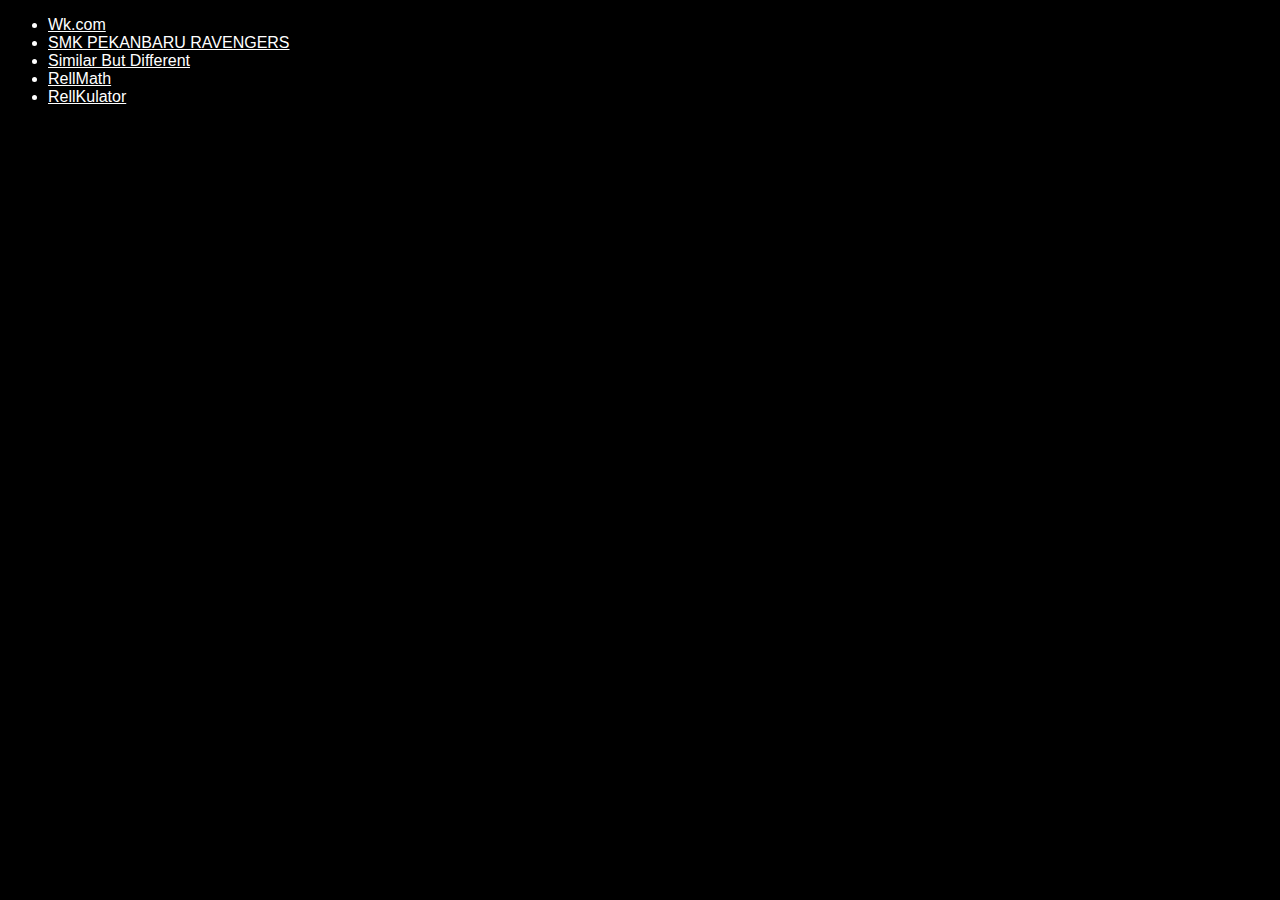
<file: index.html>
<!DOCTYPE html>
<html lang="en">
<head>
    <meta charset="UTF-8">
    <meta name="viewport" content="width=device-width, initial-scale=1.0">
    <title>Fern-Aerell Github Pages</title>
    <style>
        body {
            background-color: black;
            font-family: 'Segoe UI', Tahoma, Geneva, Verdana, sans-serif;
            color: white;
        }

        a {
            color: white;
        }
    </style>
</head>
<body>
    <ul>
        <li><a href="projects/wk/index.html">Wk.com</a></li>
        <li><a href="projects/smk_pr/index.html">SMK PEKANBARU RAVENGERS</a></li>
        <li><a href="projects/similar_but_different/index.html">Similar But Different</a></li>
        <li><a href="projects/rellmath/index.html">RellMath</a></li>
        <li><a href="projects/rellkulator/index.html">RellKulator</a></li>
    </ul>
</body>
</html>
</file>
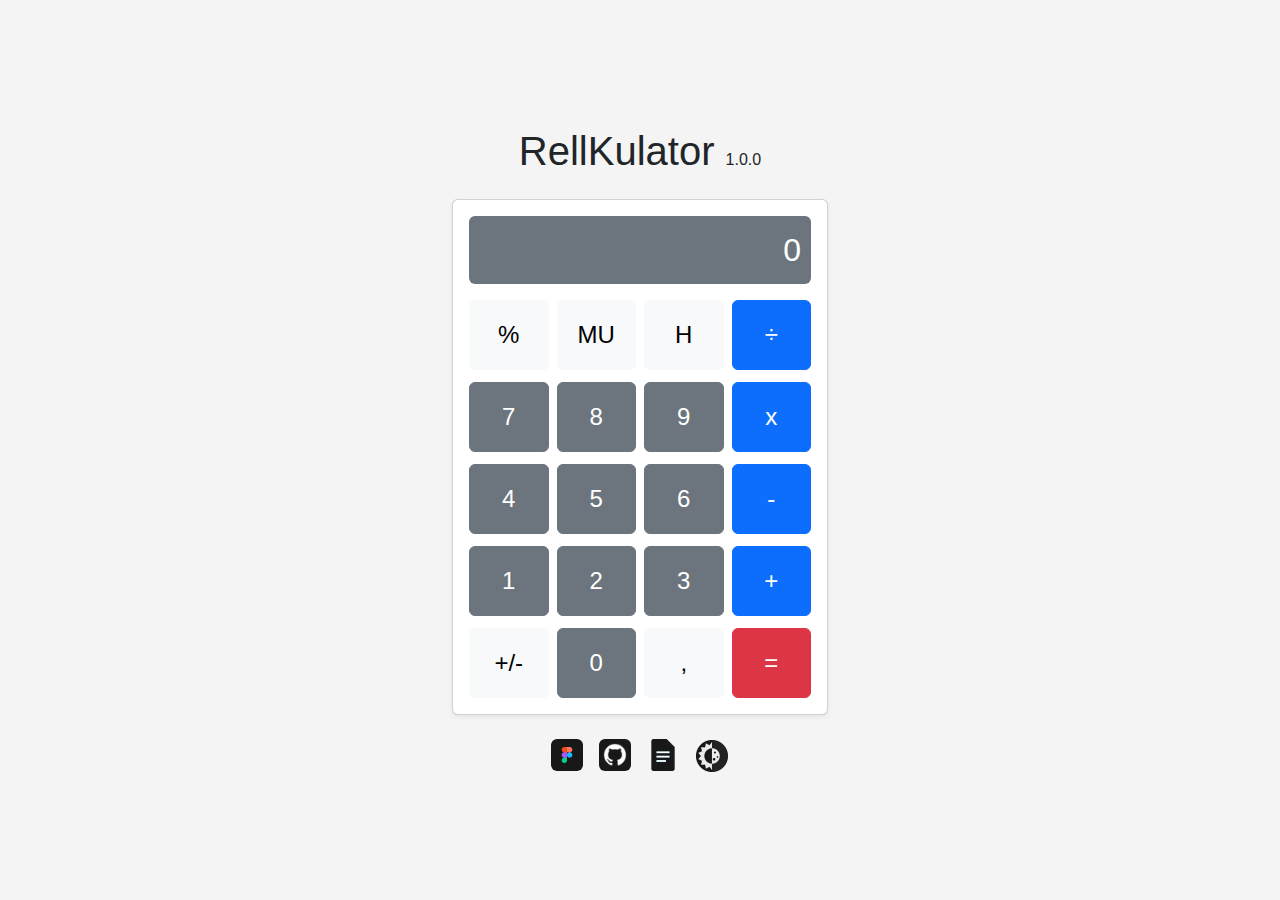
<file: projects/rellkulator/index.html>
<!DOCTYPE html>
<html lang="id">

<head>
    <meta charset="UTF-8">
    <meta name="viewport" content="width=device-width, initial-scale=1.0">

    <!-- Judul halaman -->
    <title>RellKulator</title>

    <!-- Deskripsi -->
    <meta name="description" content="Kalkulator sederhana dengan html, css, dan javascript.">

    <!-- Favicon -->
    <link rel="shortcut icon" href="favicon.ico" type="image/x-icon">

    <!-- Fonts -->
    <link rel="preconnect" href="https://fonts.cdnfonts.com" crossorigin="anonymous">
    <link rel="stylesheet" href="https://fonts.cdnfonts.com/css/inter">

    <!-- Bootstrap CSS-->
    <link href="https://cdn.jsdelivr.net/npm/bootstrap@5.3.3/dist/css/bootstrap.min.css" rel="stylesheet">
    <!-- CSS -->
    <link rel="stylesheet" href="css/style.min.css">

    <!-- Bootstrap JS-->
    <script src="https://cdn.jsdelivr.net/npm/bootstrap@5.3.3/dist/js/bootstrap.bundle.min.js" defer></script>
    <!-- Script utama untuk logika kalkulator -->
    <script src="js/script.min.js" defer></script>
</head>

<body>
    <div class="container">
        <div class="row justify-content-center">
            <div class="col-12 col-md-8 col-lg-6 calculator-container">

                <!-- Judul aplikasi -->
                <h1 class="text-center mb-4">RellKulator <span style="font-size: 1rem;">1.0.0</span></h1>

                <!-- Kalkulator -->
                <div class="card shadow-sm">
                    <div class="card-body">

                        <!-- Tampilan Output Kalkulator -->
                        <div id="output" class="display text-end mb-3">0</div>

                        <!-- Tombol-tombol kalkulator -->
                        <div class="row g-2">
                            <!-- Tombol untuk persentase -->
                            <div class="col-3">
                                <button class="btn btn-light btn-calculator" id="button_percen"
                                    title="Persen">%</button>
                            </div>
                            <!-- Tombol untuk mengatur ulang kalkulator -->
                            <div class="col-3">
                                <button class="btn btn-light btn-calculator" id="button_clear"
                                    title="Mengatur Ulang">MU</button>
                            </div>
                            <!-- Tombol untuk menghapus angka terakhir -->
                            <div class="col-3">
                                <button class="btn btn-light btn-calculator" id="button_delete" title="Hapus">H</button>
                            </div>
                            <!-- Tombol pembagian -->
                            <div class="col-3">
                                <button class="btn btn-primary btn-calculator" id="button_div" title="Bagi">÷</button>
                            </div>
                        </div>
                        <div class="row g-2 mt-1">
                            <!-- Tombol angka 7 -->
                            <div class="col-3">
                                <button class="btn btn-secondary btn-calculator" id="button_7" title="Tujuh">7</button>
                            </div>
                            <!-- Tombol angka 8 -->
                            <div class="col-3">
                                <button class="btn btn-secondary btn-calculator" id="button_8"
                                    title="Delapan">8</button>
                            </div>
                            <!-- Tombol angka 9 -->
                            <div class="col-3">
                                <button class="btn btn-secondary btn-calculator" id="button_9"
                                    title="Sembilan">9</button>
                            </div>
                            <!-- Tombol operator perkalian -->
                            <div class="col-3">
                                <button class="btn btn-primary btn-calculator" id="button_mul" title="Kali">x</button>
                            </div>
                        </div>
                        <div class="row g-2 mt-1">
                            <!-- Tombol angka 4 -->
                            <div class="col-3">
                                <button class="btn btn-secondary btn-calculator" id="button_4" title="Empat">4</button>
                            </div>
                            <!-- Tombol angka 5 -->
                            <div class="col-3">
                                <button class="btn btn-secondary btn-calculator" id="button_5" title="Lima">5</button>
                            </div>
                            <!-- Tombol angka 6 -->
                            <div class="col-3">
                                <button class="btn btn-secondary btn-calculator" id="button_6" title="Enam">6</button>
                            </div>
                            <!-- Tombol operator kurang -->
                            <div class="col-3">
                                <button class="btn btn-primary btn-calculator" id="button_sub" title="Kurang">-</button>
                            </div>
                        </div>
                        <div class="row g-2 mt-1">
                            <!-- Tombol angka 1 -->
                            <div class="col-3">
                                <button class="btn btn-secondary btn-calculator" id="button_1" title="Satu">1</button>
                            </div>
                            <!-- Tombol angka 2 -->
                            <div class="col-3">
                                <button class="btn btn-secondary btn-calculator" id="button_2" title="Dua">2</button>
                            </div>
                            <!-- Tombol angka 3 -->
                            <div class="col-3">
                                <button class="btn btn-secondary btn-calculator" id="button_3" title="Tiga">3</button>
                            </div>
                            <!-- Tombol operator tambah -->
                            <div class="col-3">
                                <button class="btn btn-primary btn-calculator" id="button_add" title="Tambah">+</button>
                            </div>
                        </div>
                        <div class="row g-2 mt-1">
                            <!-- Tombol untuk merubah bilangan ke positif atau negatif -->
                            <div class="col-3">
                                <button class="btn btn-light btn-calculator" id="button_positive_negative"
                                    title="Positif Atau Negatif">+/-</button>
                            </div>
                            <!-- Tombol angka 0 -->
                            <div class="col-3">
                                <button class="btn btn-secondary btn-calculator" id="button_0" title="Nol">0</button>
                            </div>
                            <!-- Tombol tanda koma -->
                            <div class="col-3">
                                <button class="btn btn-light btn-calculator" id="button_coma" title="Koma">,</button>
                            </div>
                            <!-- Tombol sama dengan -->
                            <div class="col-3">
                                <button class="btn btn-danger btn-calculator" id="button_equal"
                                    title="Sama Dengan">=</button>
                            </div>
                        </div>
                    </div>
                </div>

                <div class="d-flex justify-content-center gap-3">
                    <!-- Tautan ke desain Figma -->
                    <a class="d-flex justify-content-center" title="Figma Design" target="_blank"
                        href="https://www.figma.com/design/1hk4GEFzVSF9iMyoRFg7KT/RellKulator?node-id=0-1&t=SXYAZD0vbiCXD8DY-1">
                        <img class="rounded mt-4" height="32px" width="32px" id="figma_icon"
                            src="images/figma-icon-dark.webp" alt="figma-icon" loading="lazy">
                    </a>

                    <!-- Tautan ke repositori Github -->
                    <a class="d-flex justify-content-center" title="Github Repo" target="_blank"
                        href="https://github.com/Fern-Aerell/Rellkulator">
                        <img class="rounded mt-4" height="32px" width="32px" id="github_icon"
                            src="images/github-icon-dark.webp" alt="github-icon" loading="lazy">
                    </a>

                    <!-- Tautan ke manual book -->
                    <a class="d-flex justify-content-center" title="Manual Book" target="_blank"
                        href="https://github.com/Fern-Aerell/Rellkulator/blob/main/docs/manual_book.md">
                        <img class="rounded mt-4" height="32px" width="32px" id="manual_book_icon"
                            src="images/manual-book-icon-dark.webp" alt="manual-book-icon" loading="lazy">
                    </a>

                    <!-- Tombol untuk mengganti tema -->
                    <button class="btn m-0 p-0 rounded mt-4" id="toggle_theme">
                        <img height="32px" width="32px" id="toggle_theme_icon"
                            src="images/dark-light-mode-button-icon-dark.webp" alt="dark-light-mode-button-icon"
                            loading="lazy">
                    </button>
                </div>
            </div>
        </div>
    </div>
</body>

</html>
</file>
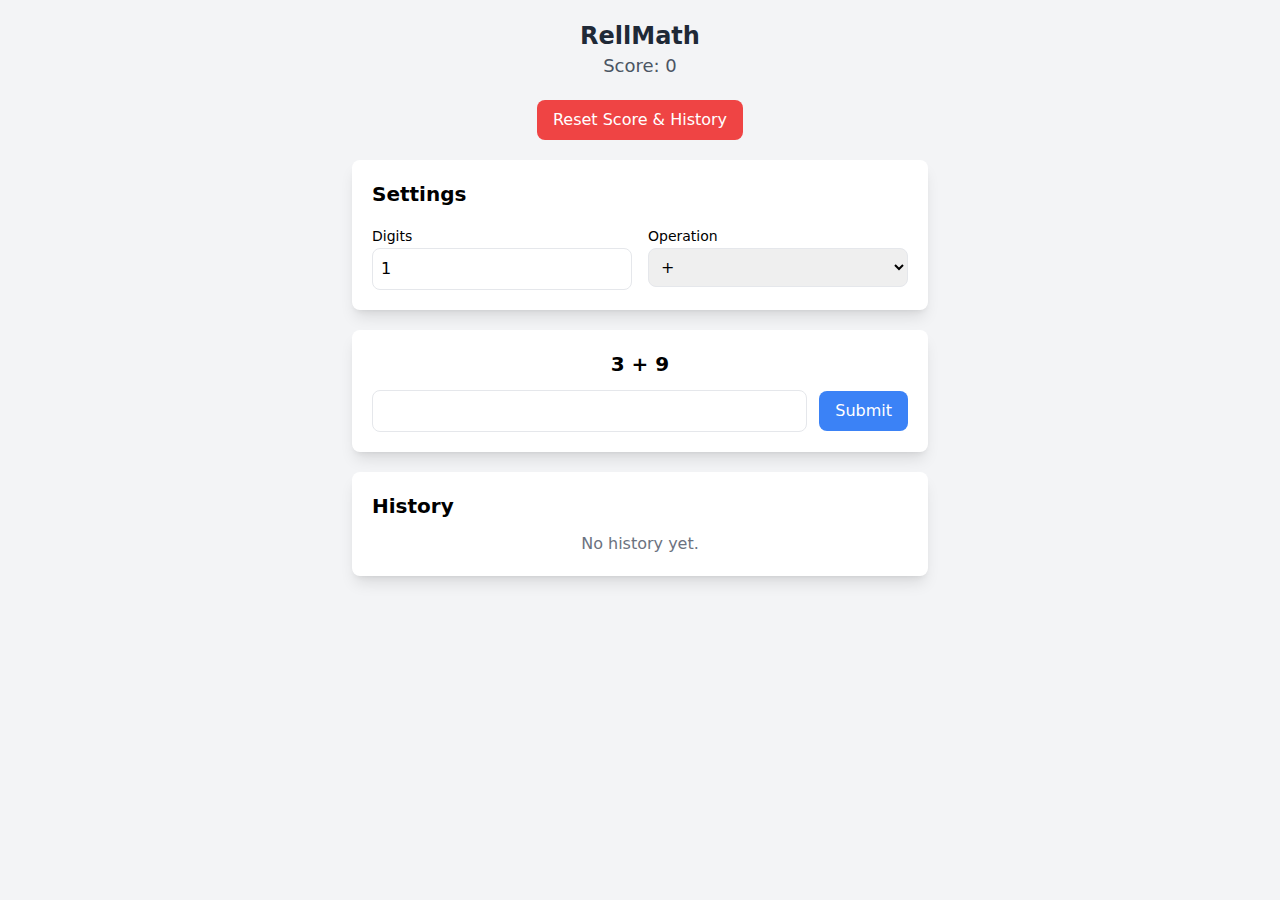
<file: projects/RellMath/index.html>
<!doctype html>
<html lang="en">
  <head>
    <meta charset="UTF-8" />
    <meta name="viewport" content="width=device-width, initial-scale=1.0" />
    <title>RellMath</title>
    <script type="module" crossorigin src="assets/index-B6QmooPr.js"></script>
    <link rel="stylesheet" crossorigin href="assets/index-BZE-mEYB.css">
  </head>
  <body>
    <div id="root"></div>
  </body>
</html>
</file>
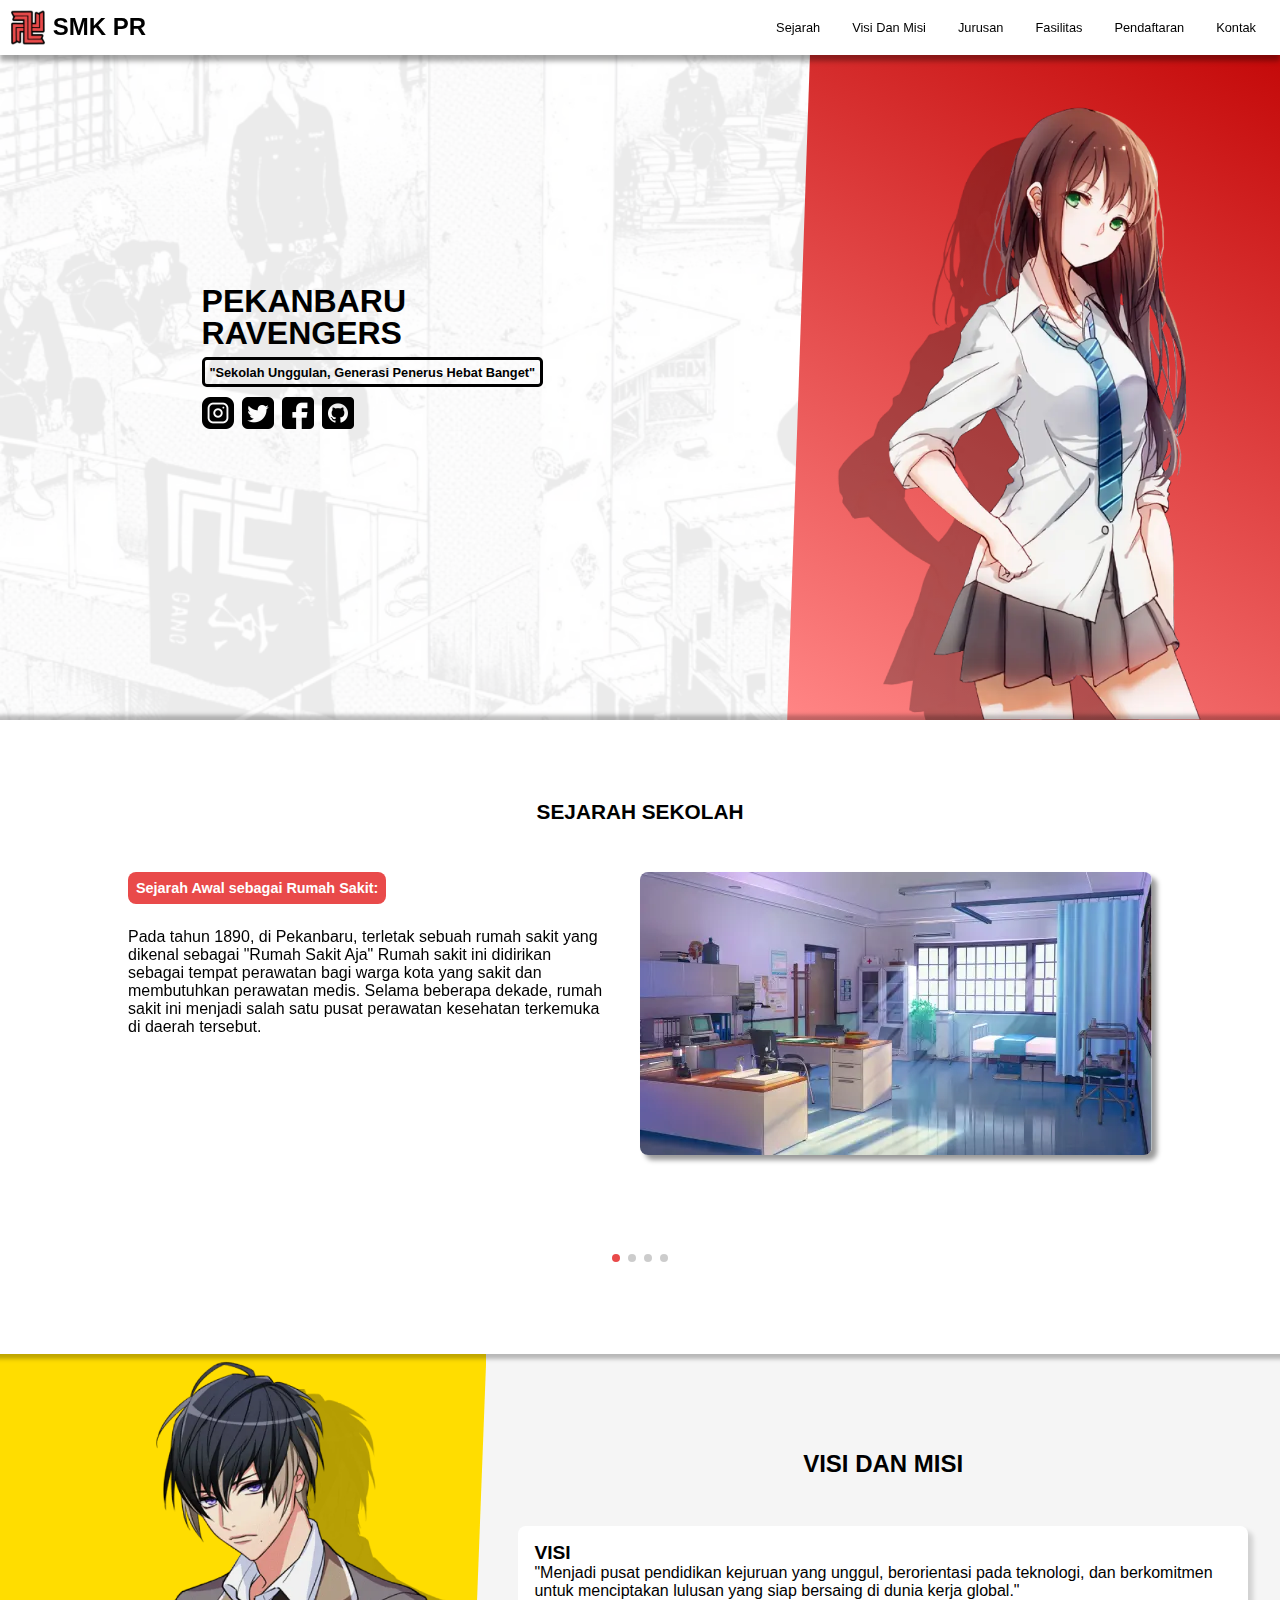
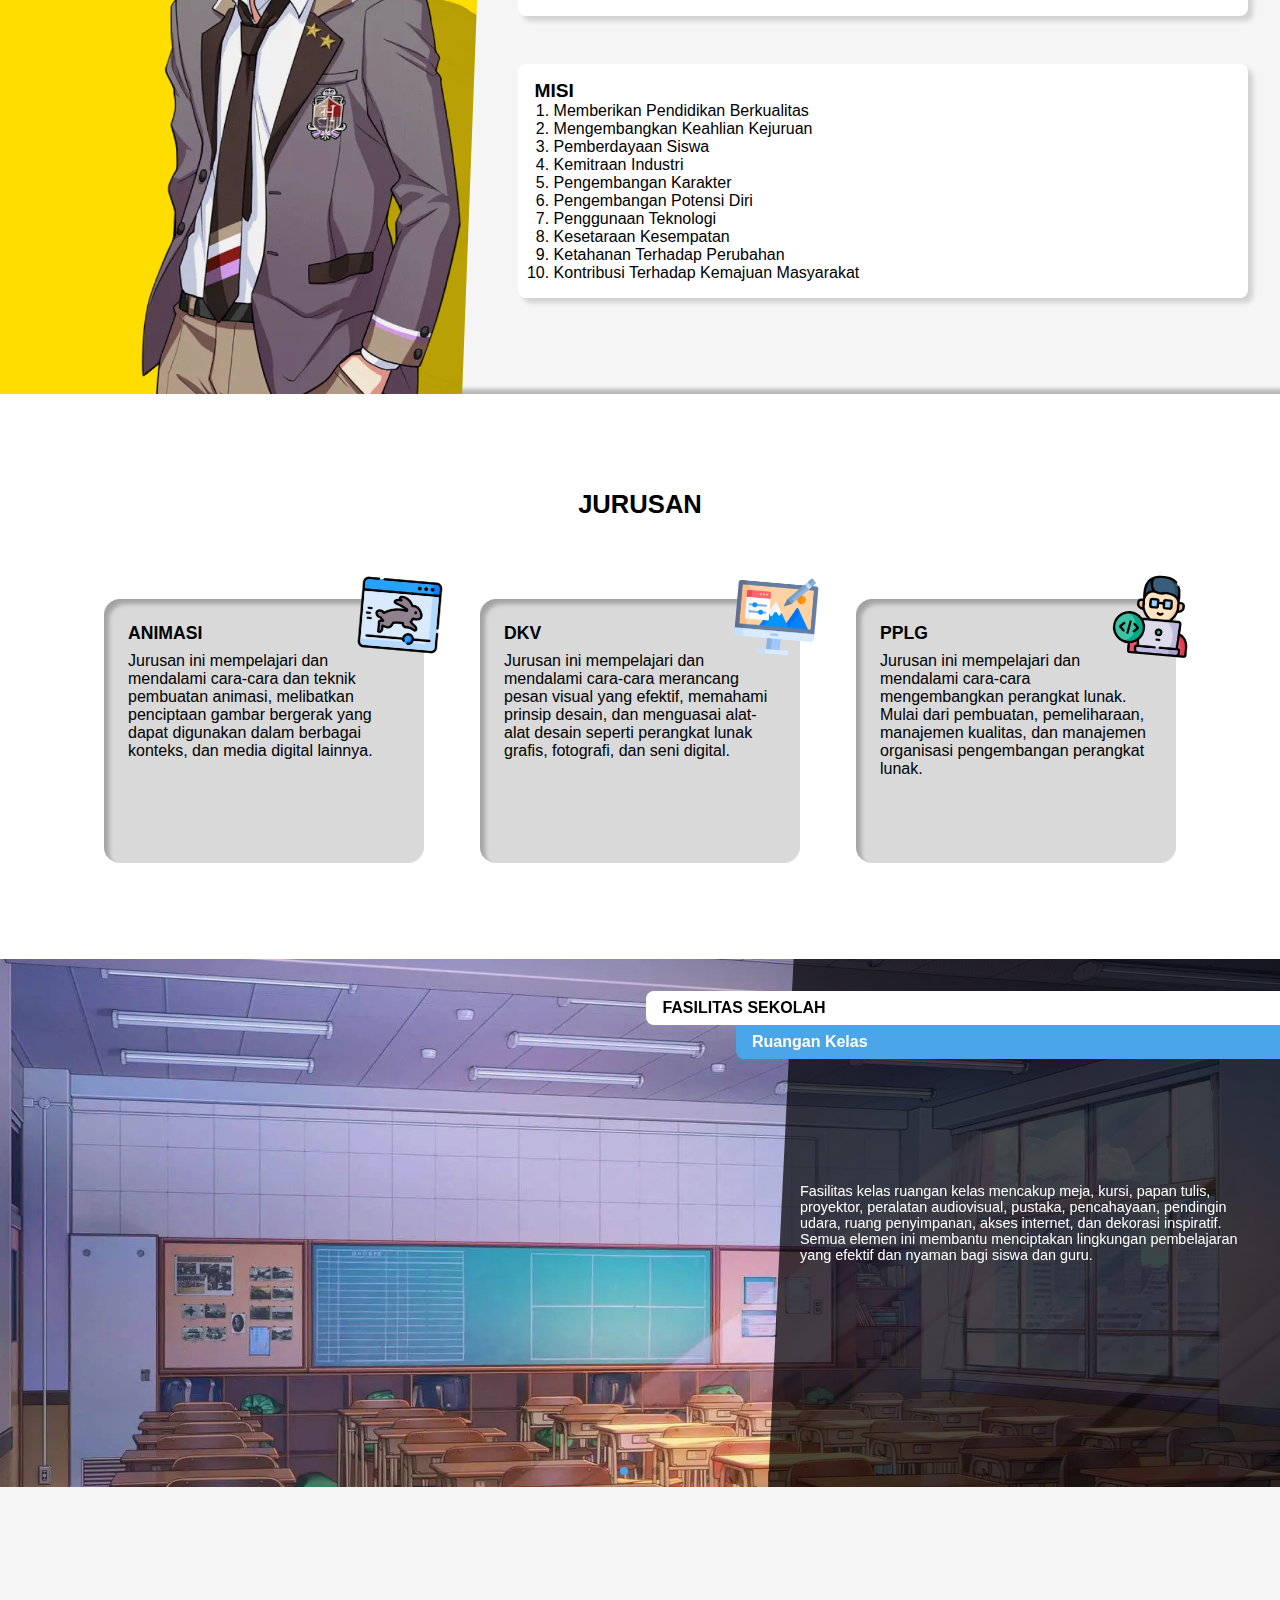
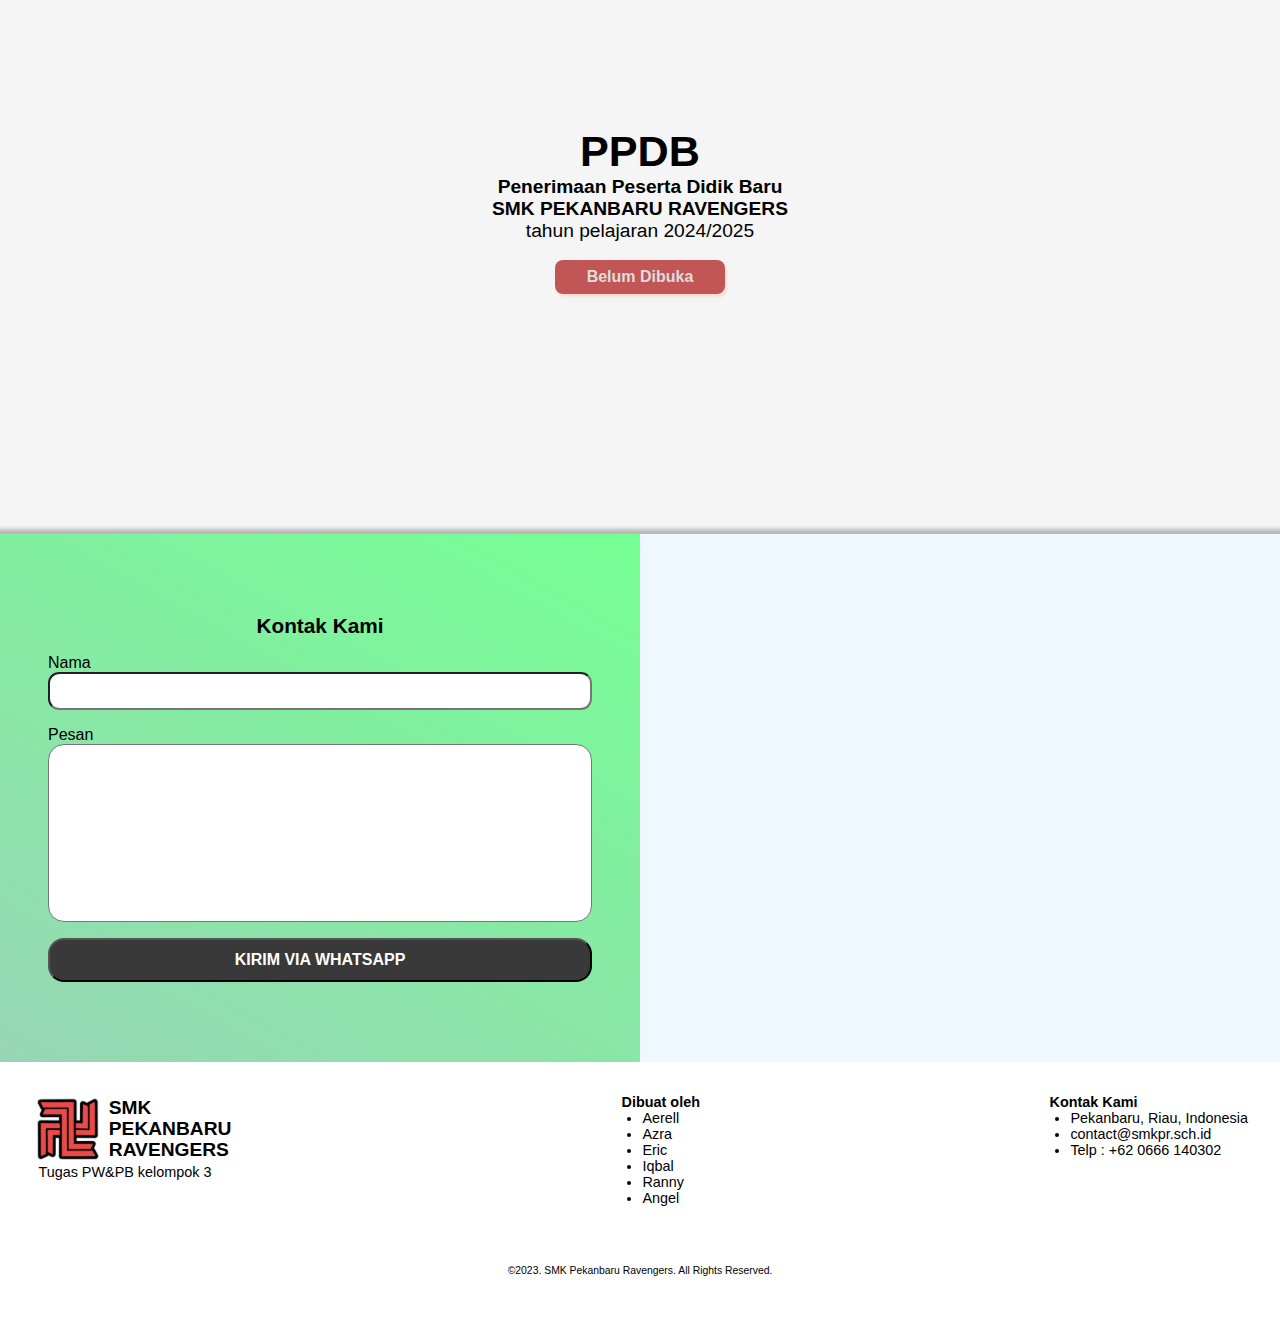
<file: projects/smk_pr/index.html>
<!DOCTYPE html>
<html lang="id">
  <head>
    <meta charset="UTF-8">
    <link rel="icon" href="./assets/images/svg/logo.svg">
    <meta name="viewport" content="width=device-width, initial-scale=1.0">
    <meta name="description" content="Website sekolah SMK Pekanbaru Ravengers">
    <title>SMK PEKANBARU RAVENGERS</title>
    
    <script type="module" crossorigin src="./javascripts/index.js"></script>
    <link rel="stylesheet" href="./assets/css/index.css">
  </head>
  <body>
    <div id="app"></div>
    
  </body>
</html>
</file>
<file: projects/RellMath/assets/index-BZE-mEYB.css>
*,:before,:after{--tw-border-spacing-x: 0;--tw-border-spacing-y: 0;--tw-translate-x: 0;--tw-translate-y: 0;--tw-rotate: 0;--tw-skew-x: 0;--tw-skew-y: 0;--tw-scale-x: 1;--tw-scale-y: 1;--tw-pan-x: ;--tw-pan-y: ;--tw-pinch-zoom: ;--tw-scroll-snap-strictness: proximity;--tw-gradient-from-position: ;--tw-gradient-via-position: ;--tw-gradient-to-position: ;--tw-ordinal: ;--tw-slashed-zero: ;--tw-numeric-figure: ;--tw-numeric-spacing: ;--tw-numeric-fraction: ;--tw-ring-inset: ;--tw-ring-offset-width: 0px;--tw-ring-offset-color: #fff;--tw-ring-color: rgb(59 130 246 / .5);--tw-ring-offset-shadow: 0 0 #0000;--tw-ring-shadow: 0 0 #0000;--tw-shadow: 0 0 #0000;--tw-shadow-colored: 0 0 #0000;--tw-blur: ;--tw-brightness: ;--tw-contrast: ;--tw-grayscale: ;--tw-hue-rotate: ;--tw-invert: ;--tw-saturate: ;--tw-sepia: ;--tw-drop-shadow: ;--tw-backdrop-blur: ;--tw-backdrop-brightness: ;--tw-backdrop-contrast: ;--tw-backdrop-grayscale: ;--tw-backdrop-hue-rotate: ;--tw-backdrop-invert: ;--tw-backdrop-opacity: ;--tw-backdrop-saturate: ;--tw-backdrop-sepia: ;--tw-contain-size: ;--tw-contain-layout: ;--tw-contain-paint: ;--tw-contain-style: }::backdrop{--tw-border-spacing-x: 0;--tw-border-spacing-y: 0;--tw-translate-x: 0;--tw-translate-y: 0;--tw-rotate: 0;--tw-skew-x: 0;--tw-skew-y: 0;--tw-scale-x: 1;--tw-scale-y: 1;--tw-pan-x: ;--tw-pan-y: ;--tw-pinch-zoom: ;--tw-scroll-snap-strictness: proximity;--tw-gradient-from-position: ;--tw-gradient-via-position: ;--tw-gradient-to-position: ;--tw-ordinal: ;--tw-slashed-zero: ;--tw-numeric-figure: ;--tw-numeric-spacing: ;--tw-numeric-fraction: ;--tw-ring-inset: ;--tw-ring-offset-width: 0px;--tw-ring-offset-color: #fff;--tw-ring-color: rgb(59 130 246 / .5);--tw-ring-offset-shadow: 0 0 #0000;--tw-ring-shadow: 0 0 #0000;--tw-shadow: 0 0 #0000;--tw-shadow-colored: 0 0 #0000;--tw-blur: ;--tw-brightness: ;--tw-contrast: ;--tw-grayscale: ;--tw-hue-rotate: ;--tw-invert: ;--tw-saturate: ;--tw-sepia: ;--tw-drop-shadow: ;--tw-backdrop-blur: ;--tw-backdrop-brightness: ;--tw-backdrop-contrast: ;--tw-backdrop-grayscale: ;--tw-backdrop-hue-rotate: ;--tw-backdrop-invert: ;--tw-backdrop-opacity: ;--tw-backdrop-saturate: ;--tw-backdrop-sepia: ;--tw-contain-size: ;--tw-contain-layout: ;--tw-contain-paint: ;--tw-contain-style: }*,:before,:after{box-sizing:border-box;border-width:0;border-style:solid;border-color:#e5e7eb}:before,:after{--tw-content: ""}html,:host{line-height:1.5;-webkit-text-size-adjust:100%;-moz-tab-size:4;-o-tab-size:4;tab-size:4;font-family:ui-sans-serif,system-ui,sans-serif,"Apple Color Emoji","Segoe UI Emoji",Segoe UI Symbol,"Noto Color Emoji";font-feature-settings:normal;font-variation-settings:normal;-webkit-tap-highlight-color:transparent}body{margin:0;line-height:inherit}hr{height:0;color:inherit;border-top-width:1px}abbr:where([title]){-webkit-text-decoration:underline dotted;text-decoration:underline dotted}h1,h2,h3,h4,h5,h6{font-size:inherit;font-weight:inherit}a{color:inherit;text-decoration:inherit}b,strong{font-weight:bolder}code,kbd,samp,pre{font-family:ui-monospace,SFMono-Regular,Menlo,Monaco,Consolas,Liberation Mono,Courier New,monospace;font-feature-settings:normal;font-variation-settings:normal;font-size:1em}small{font-size:80%}sub,sup{font-size:75%;line-height:0;position:relative;vertical-align:baseline}sub{bottom:-.25em}sup{top:-.5em}table{text-indent:0;border-color:inherit;border-collapse:collapse}button,input,optgroup,select,textarea{font-family:inherit;font-feature-settings:inherit;font-variation-settings:inherit;font-size:100%;font-weight:inherit;line-height:inherit;letter-spacing:inherit;color:inherit;margin:0;padding:0}button,select{text-transform:none}button,input:where([type=button]),input:where([type=reset]),input:where([type=submit]){-webkit-appearance:button;background-color:transparent;background-image:none}:-moz-focusring{outline:auto}:-moz-ui-invalid{box-shadow:none}progress{vertical-align:baseline}::-webkit-inner-spin-button,::-webkit-outer-spin-button{height:auto}[type=search]{-webkit-appearance:textfield;outline-offset:-2px}::-webkit-search-decoration{-webkit-appearance:none}::-webkit-file-upload-button{-webkit-appearance:button;font:inherit}summary{display:list-item}blockquote,dl,dd,h1,h2,h3,h4,h5,h6,hr,figure,p,pre{margin:0}fieldset{margin:0;padding:0}legend{padding:0}ol,ul,menu{list-style:none;margin:0;padding:0}dialog{padding:0}textarea{resize:vertical}input::-moz-placeholder,textarea::-moz-placeholder{opacity:1;color:#9ca3af}input::placeholder,textarea::placeholder{opacity:1;color:#9ca3af}button,[role=button]{cursor:pointer}:disabled{cursor:default}img,svg,video,canvas,audio,iframe,embed,object{display:block;vertical-align:middle}img,video{max-width:100%;height:auto}[hidden]:where(:not([hidden=until-found])){display:none}.mb-3{margin-bottom:.75rem}.mb-4{margin-bottom:1rem}.mb-5{margin-bottom:1.25rem}.flex{display:flex}.grid{display:grid}.min-h-screen{min-height:100vh}.w-full{width:100%}.max-w-lg{max-width:32rem}.flex-1{flex:1 1 0%}.grid-cols-1{grid-template-columns:repeat(1,minmax(0,1fr))}.flex-col{flex-direction:column}.items-center{align-items:center}.justify-between{justify-content:space-between}.gap-2{gap:.5rem}.gap-3{gap:.75rem}.gap-4{gap:1rem}.overflow-y-auto{overflow-y:auto}.rounded-lg{border-radius:.5rem}.border{border-width:1px}.bg-blue-500{--tw-bg-opacity: 1;background-color:rgb(59 130 246 / var(--tw-bg-opacity, 1))}.bg-gray-100{--tw-bg-opacity: 1;background-color:rgb(243 244 246 / var(--tw-bg-opacity, 1))}.bg-green-100{--tw-bg-opacity: 1;background-color:rgb(220 252 231 / var(--tw-bg-opacity, 1))}.bg-red-100{--tw-bg-opacity: 1;background-color:rgb(254 226 226 / var(--tw-bg-opacity, 1))}.bg-red-500{--tw-bg-opacity: 1;background-color:rgb(239 68 68 / var(--tw-bg-opacity, 1))}.bg-white{--tw-bg-opacity: 1;background-color:rgb(255 255 255 / var(--tw-bg-opacity, 1))}.p-2{padding:.5rem}.p-3{padding:.75rem}.p-5{padding:1.25rem}.px-4{padding-left:1rem;padding-right:1rem}.py-2{padding-top:.5rem;padding-bottom:.5rem}.text-center{text-align:center}.text-2xl{font-size:1.5rem;line-height:2rem}.text-lg{font-size:1.125rem;line-height:1.75rem}.text-sm{font-size:.875rem;line-height:1.25rem}.text-xl{font-size:1.25rem;line-height:1.75rem}.font-bold{font-weight:700}.font-medium{font-weight:500}.text-gray-500{--tw-text-opacity: 1;color:rgb(107 114 128 / var(--tw-text-opacity, 1))}.text-gray-600{--tw-text-opacity: 1;color:rgb(75 85 99 / var(--tw-text-opacity, 1))}.text-gray-800{--tw-text-opacity: 1;color:rgb(31 41 55 / var(--tw-text-opacity, 1))}.text-green-700{--tw-text-opacity: 1;color:rgb(21 128 61 / var(--tw-text-opacity, 1))}.text-red-700{--tw-text-opacity: 1;color:rgb(185 28 28 / var(--tw-text-opacity, 1))}.text-white{--tw-text-opacity: 1;color:rgb(255 255 255 / var(--tw-text-opacity, 1))}.shadow-lg{--tw-shadow: 0 10px 15px -3px rgb(0 0 0 / .1), 0 4px 6px -4px rgb(0 0 0 / .1);--tw-shadow-colored: 0 10px 15px -3px var(--tw-shadow-color), 0 4px 6px -4px var(--tw-shadow-color);box-shadow:var(--tw-ring-offset-shadow, 0 0 #0000),var(--tw-ring-shadow, 0 0 #0000),var(--tw-shadow)}.hover\:bg-blue-600:hover{--tw-bg-opacity: 1;background-color:rgb(37 99 235 / var(--tw-bg-opacity, 1))}.hover\:bg-red-600:hover{--tw-bg-opacity: 1;background-color:rgb(220 38 38 / var(--tw-bg-opacity, 1))}.focus\:outline-blue-500:focus{outline-color:#3b82f6}@media (min-width: 640px){.sm\:w-auto{width:auto}.sm\:grid-cols-2{grid-template-columns:repeat(2,minmax(0,1fr))}.sm\:flex-row{flex-direction:row}.sm\:text-base{font-size:1rem;line-height:1.5rem}}@media (min-width: 768px){.md\:max-w-xl{max-width:36rem}}
</file>
<file: projects/smk_pr/assets/css/index.css>
@charset "UTF-8";@import"https://fonts.cdnfonts.com/css/inter";@import"https://fonts.cdnfonts.com/css/poppins";html{scroll-behavior:smooth}body{margin:0;padding:0;font-family:Poppins,sans-serif}/*!
* animate.css - https://animate.style/
* Version - 4.1.1
* Licensed under the MIT license - http://opensource.org/licenses/MIT
*
* Copyright (c) 2020 Animate.css
*/:root{--animate-duration: 1s;--animate-delay: 1s;--animate-repeat: 1}.animate__animated{-webkit-animation-duration:1s;animation-duration:1s;-webkit-animation-duration:var(--animate-duration);animation-duration:var(--animate-duration);-webkit-animation-fill-mode:both;animation-fill-mode:both}.animate__animated.animate__infinite{-webkit-animation-iteration-count:infinite;animation-iteration-count:infinite}.animate__animated.animate__repeat-1{-webkit-animation-iteration-count:1;animation-iteration-count:1;-webkit-animation-iteration-count:var(--animate-repeat);animation-iteration-count:var(--animate-repeat)}.animate__animated.animate__repeat-2{-webkit-animation-iteration-count:2;animation-iteration-count:2;-webkit-animation-iteration-count:calc(var(--animate-repeat) * 2);animation-iteration-count:calc(var(--animate-repeat) * 2)}.animate__animated.animate__repeat-3{-webkit-animation-iteration-count:3;animation-iteration-count:3;-webkit-animation-iteration-count:calc(var(--animate-repeat) * 3);animation-iteration-count:calc(var(--animate-repeat) * 3)}.animate__animated.animate__delay-1s{-webkit-animation-delay:1s;animation-delay:1s;-webkit-animation-delay:var(--animate-delay);animation-delay:var(--animate-delay)}.animate__animated.animate__delay-2s{-webkit-animation-delay:2s;animation-delay:2s;-webkit-animation-delay:calc(var(--animate-delay) * 2);animation-delay:calc(var(--animate-delay) * 2)}.animate__animated.animate__delay-3s{-webkit-animation-delay:3s;animation-delay:3s;-webkit-animation-delay:calc(var(--animate-delay) * 3);animation-delay:calc(var(--animate-delay) * 3)}.animate__animated.animate__delay-4s{-webkit-animation-delay:4s;animation-delay:4s;-webkit-animation-delay:calc(var(--animate-delay) * 4);animation-delay:calc(var(--animate-delay) * 4)}.animate__animated.animate__delay-5s{-webkit-animation-delay:5s;animation-delay:5s;-webkit-animation-delay:calc(var(--animate-delay) * 5);animation-delay:calc(var(--animate-delay) * 5)}.animate__animated.animate__faster{-webkit-animation-duration:.5s;animation-duration:.5s;-webkit-animation-duration:calc(var(--animate-duration) / 2);animation-duration:calc(var(--animate-duration) / 2)}.animate__animated.animate__fast{-webkit-animation-duration:.8s;animation-duration:.8s;-webkit-animation-duration:calc(var(--animate-duration) * .8);animation-duration:calc(var(--animate-duration) * .8)}.animate__animated.animate__slow{-webkit-animation-duration:2s;animation-duration:2s;-webkit-animation-duration:calc(var(--animate-duration) * 2);animation-duration:calc(var(--animate-duration) * 2)}.animate__animated.animate__slower{-webkit-animation-duration:3s;animation-duration:3s;-webkit-animation-duration:calc(var(--animate-duration) * 3);animation-duration:calc(var(--animate-duration) * 3)}@media print,(prefers-reduced-motion: reduce){.animate__animated{-webkit-animation-duration:1ms!important;animation-duration:1ms!important;-webkit-transition-duration:1ms!important;transition-duration:1ms!important;-webkit-animation-iteration-count:1!important;animation-iteration-count:1!important}.animate__animated[class*=Out]{opacity:0}}@-webkit-keyframes bounce{0%,20%,53%,to{-webkit-animation-timing-function:cubic-bezier(.215,.61,.355,1);animation-timing-function:cubic-bezier(.215,.61,.355,1);-webkit-transform:translate3d(0,0,0);transform:translateZ(0)}40%,43%{-webkit-animation-timing-function:cubic-bezier(.755,.05,.855,.06);animation-timing-function:cubic-bezier(.755,.05,.855,.06);-webkit-transform:translate3d(0,-30px,0) scaleY(1.1);transform:translate3d(0,-30px,0) scaleY(1.1)}70%{-webkit-animation-timing-function:cubic-bezier(.755,.05,.855,.06);animation-timing-function:cubic-bezier(.755,.05,.855,.06);-webkit-transform:translate3d(0,-15px,0) scaleY(1.05);transform:translate3d(0,-15px,0) scaleY(1.05)}80%{-webkit-transition-timing-function:cubic-bezier(.215,.61,.355,1);transition-timing-function:cubic-bezier(.215,.61,.355,1);-webkit-transform:translate3d(0,0,0) scaleY(.95);transform:translateZ(0) scaleY(.95)}90%{-webkit-transform:translate3d(0,-4px,0) scaleY(1.02);transform:translate3d(0,-4px,0) scaleY(1.02)}}@keyframes bounce{0%,20%,53%,to{-webkit-animation-timing-function:cubic-bezier(.215,.61,.355,1);animation-timing-function:cubic-bezier(.215,.61,.355,1);-webkit-transform:translate3d(0,0,0);transform:translateZ(0)}40%,43%{-webkit-animation-timing-function:cubic-bezier(.755,.05,.855,.06);animation-timing-function:cubic-bezier(.755,.05,.855,.06);-webkit-transform:translate3d(0,-30px,0) scaleY(1.1);transform:translate3d(0,-30px,0) scaleY(1.1)}70%{-webkit-animation-timing-function:cubic-bezier(.755,.05,.855,.06);animation-timing-function:cubic-bezier(.755,.05,.855,.06);-webkit-transform:translate3d(0,-15px,0) scaleY(1.05);transform:translate3d(0,-15px,0) scaleY(1.05)}80%{-webkit-transition-timing-function:cubic-bezier(.215,.61,.355,1);transition-timing-function:cubic-bezier(.215,.61,.355,1);-webkit-transform:translate3d(0,0,0) scaleY(.95);transform:translateZ(0) scaleY(.95)}90%{-webkit-transform:translate3d(0,-4px,0) scaleY(1.02);transform:translate3d(0,-4px,0) scaleY(1.02)}}.animate__bounce{-webkit-animation-name:bounce;animation-name:bounce;-webkit-transform-origin:center bottom;transform-origin:center bottom}@-webkit-keyframes flash{0%,50%,to{opacity:1}25%,75%{opacity:0}}@keyframes flash{0%,50%,to{opacity:1}25%,75%{opacity:0}}.animate__flash{-webkit-animation-name:flash;animation-name:flash}@-webkit-keyframes pulse{0%{-webkit-transform:scale3d(1,1,1);transform:scaleZ(1)}50%{-webkit-transform:scale3d(1.05,1.05,1.05);transform:scale3d(1.05,1.05,1.05)}to{-webkit-transform:scale3d(1,1,1);transform:scaleZ(1)}}@keyframes pulse{0%{-webkit-transform:scale3d(1,1,1);transform:scaleZ(1)}50%{-webkit-transform:scale3d(1.05,1.05,1.05);transform:scale3d(1.05,1.05,1.05)}to{-webkit-transform:scale3d(1,1,1);transform:scaleZ(1)}}.animate__pulse{-webkit-animation-name:pulse;animation-name:pulse;-webkit-animation-timing-function:ease-in-out;animation-timing-function:ease-in-out}@-webkit-keyframes rubberBand{0%{-webkit-transform:scale3d(1,1,1);transform:scaleZ(1)}30%{-webkit-transform:scale3d(1.25,.75,1);transform:scale3d(1.25,.75,1)}40%{-webkit-transform:scale3d(.75,1.25,1);transform:scale3d(.75,1.25,1)}50%{-webkit-transform:scale3d(1.15,.85,1);transform:scale3d(1.15,.85,1)}65%{-webkit-transform:scale3d(.95,1.05,1);transform:scale3d(.95,1.05,1)}75%{-webkit-transform:scale3d(1.05,.95,1);transform:scale3d(1.05,.95,1)}to{-webkit-transform:scale3d(1,1,1);transform:scaleZ(1)}}@keyframes rubberBand{0%{-webkit-transform:scale3d(1,1,1);transform:scaleZ(1)}30%{-webkit-transform:scale3d(1.25,.75,1);transform:scale3d(1.25,.75,1)}40%{-webkit-transform:scale3d(.75,1.25,1);transform:scale3d(.75,1.25,1)}50%{-webkit-transform:scale3d(1.15,.85,1);transform:scale3d(1.15,.85,1)}65%{-webkit-transform:scale3d(.95,1.05,1);transform:scale3d(.95,1.05,1)}75%{-webkit-transform:scale3d(1.05,.95,1);transform:scale3d(1.05,.95,1)}to{-webkit-transform:scale3d(1,1,1);transform:scaleZ(1)}}.animate__rubberBand{-webkit-animation-name:rubberBand;animation-name:rubberBand}@-webkit-keyframes shakeX{0%,to{-webkit-transform:translate3d(0,0,0);transform:translateZ(0)}10%,30%,50%,70%,90%{-webkit-transform:translate3d(-10px,0,0);transform:translate3d(-10px,0,0)}20%,40%,60%,80%{-webkit-transform:translate3d(10px,0,0);transform:translate3d(10px,0,0)}}@keyframes shakeX{0%,to{-webkit-transform:translate3d(0,0,0);transform:translateZ(0)}10%,30%,50%,70%,90%{-webkit-transform:translate3d(-10px,0,0);transform:translate3d(-10px,0,0)}20%,40%,60%,80%{-webkit-transform:translate3d(10px,0,0);transform:translate3d(10px,0,0)}}.animate__shakeX{-webkit-animation-name:shakeX;animation-name:shakeX}@-webkit-keyframes shakeY{0%,to{-webkit-transform:translate3d(0,0,0);transform:translateZ(0)}10%,30%,50%,70%,90%{-webkit-transform:translate3d(0,-10px,0);transform:translate3d(0,-10px,0)}20%,40%,60%,80%{-webkit-transform:translate3d(0,10px,0);transform:translate3d(0,10px,0)}}@keyframes shakeY{0%,to{-webkit-transform:translate3d(0,0,0);transform:translateZ(0)}10%,30%,50%,70%,90%{-webkit-transform:translate3d(0,-10px,0);transform:translate3d(0,-10px,0)}20%,40%,60%,80%{-webkit-transform:translate3d(0,10px,0);transform:translate3d(0,10px,0)}}.animate__shakeY{-webkit-animation-name:shakeY;animation-name:shakeY}@-webkit-keyframes headShake{0%{-webkit-transform:translateX(0);transform:translate(0)}6.5%{-webkit-transform:translateX(-6px) rotateY(-9deg);transform:translate(-6px) rotateY(-9deg)}18.5%{-webkit-transform:translateX(5px) rotateY(7deg);transform:translate(5px) rotateY(7deg)}31.5%{-webkit-transform:translateX(-3px) rotateY(-5deg);transform:translate(-3px) rotateY(-5deg)}43.5%{-webkit-transform:translateX(2px) rotateY(3deg);transform:translate(2px) rotateY(3deg)}50%{-webkit-transform:translateX(0);transform:translate(0)}}@keyframes headShake{0%{-webkit-transform:translateX(0);transform:translate(0)}6.5%{-webkit-transform:translateX(-6px) rotateY(-9deg);transform:translate(-6px) rotateY(-9deg)}18.5%{-webkit-transform:translateX(5px) rotateY(7deg);transform:translate(5px) rotateY(7deg)}31.5%{-webkit-transform:translateX(-3px) rotateY(-5deg);transform:translate(-3px) rotateY(-5deg)}43.5%{-webkit-transform:translateX(2px) rotateY(3deg);transform:translate(2px) rotateY(3deg)}50%{-webkit-transform:translateX(0);transform:translate(0)}}.animate__headShake{-webkit-animation-timing-function:ease-in-out;animation-timing-function:ease-in-out;-webkit-animation-name:headShake;animation-name:headShake}@-webkit-keyframes swing{20%{-webkit-transform:rotate3d(0,0,1,15deg);transform:rotate3d(0,0,1,15deg)}40%{-webkit-transform:rotate3d(0,0,1,-10deg);transform:rotate3d(0,0,1,-10deg)}60%{-webkit-transform:rotate3d(0,0,1,5deg);transform:rotate3d(0,0,1,5deg)}80%{-webkit-transform:rotate3d(0,0,1,-5deg);transform:rotate3d(0,0,1,-5deg)}to{-webkit-transform:rotate3d(0,0,1,0deg);transform:rotate3d(0,0,1,0)}}@keyframes swing{20%{-webkit-transform:rotate3d(0,0,1,15deg);transform:rotate3d(0,0,1,15deg)}40%{-webkit-transform:rotate3d(0,0,1,-10deg);transform:rotate3d(0,0,1,-10deg)}60%{-webkit-transform:rotate3d(0,0,1,5deg);transform:rotate3d(0,0,1,5deg)}80%{-webkit-transform:rotate3d(0,0,1,-5deg);transform:rotate3d(0,0,1,-5deg)}to{-webkit-transform:rotate3d(0,0,1,0deg);transform:rotate3d(0,0,1,0)}}.animate__swing{-webkit-transform-origin:top center;transform-origin:top center;-webkit-animation-name:swing;animation-name:swing}@-webkit-keyframes tada{0%{-webkit-transform:scale3d(1,1,1);transform:scaleZ(1)}10%,20%{-webkit-transform:scale3d(.9,.9,.9) rotate3d(0,0,1,-3deg);transform:scale3d(.9,.9,.9) rotate3d(0,0,1,-3deg)}30%,50%,70%,90%{-webkit-transform:scale3d(1.1,1.1,1.1) rotate3d(0,0,1,3deg);transform:scale3d(1.1,1.1,1.1) rotate3d(0,0,1,3deg)}40%,60%,80%{-webkit-transform:scale3d(1.1,1.1,1.1) rotate3d(0,0,1,-3deg);transform:scale3d(1.1,1.1,1.1) rotate3d(0,0,1,-3deg)}to{-webkit-transform:scale3d(1,1,1);transform:scaleZ(1)}}@keyframes tada{0%{-webkit-transform:scale3d(1,1,1);transform:scaleZ(1)}10%,20%{-webkit-transform:scale3d(.9,.9,.9) rotate3d(0,0,1,-3deg);transform:scale3d(.9,.9,.9) rotate3d(0,0,1,-3deg)}30%,50%,70%,90%{-webkit-transform:scale3d(1.1,1.1,1.1) rotate3d(0,0,1,3deg);transform:scale3d(1.1,1.1,1.1) rotate3d(0,0,1,3deg)}40%,60%,80%{-webkit-transform:scale3d(1.1,1.1,1.1) rotate3d(0,0,1,-3deg);transform:scale3d(1.1,1.1,1.1) rotate3d(0,0,1,-3deg)}to{-webkit-transform:scale3d(1,1,1);transform:scaleZ(1)}}.animate__tada{-webkit-animation-name:tada;animation-name:tada}@-webkit-keyframes wobble{0%{-webkit-transform:translate3d(0,0,0);transform:translateZ(0)}15%{-webkit-transform:translate3d(-25%,0,0) rotate3d(0,0,1,-5deg);transform:translate3d(-25%,0,0) rotate3d(0,0,1,-5deg)}30%{-webkit-transform:translate3d(20%,0,0) rotate3d(0,0,1,3deg);transform:translate3d(20%,0,0) rotate3d(0,0,1,3deg)}45%{-webkit-transform:translate3d(-15%,0,0) rotate3d(0,0,1,-3deg);transform:translate3d(-15%,0,0) rotate3d(0,0,1,-3deg)}60%{-webkit-transform:translate3d(10%,0,0) rotate3d(0,0,1,2deg);transform:translate3d(10%,0,0) rotate3d(0,0,1,2deg)}75%{-webkit-transform:translate3d(-5%,0,0) rotate3d(0,0,1,-1deg);transform:translate3d(-5%,0,0) rotate3d(0,0,1,-1deg)}to{-webkit-transform:translate3d(0,0,0);transform:translateZ(0)}}@keyframes wobble{0%{-webkit-transform:translate3d(0,0,0);transform:translateZ(0)}15%{-webkit-transform:translate3d(-25%,0,0) rotate3d(0,0,1,-5deg);transform:translate3d(-25%,0,0) rotate3d(0,0,1,-5deg)}30%{-webkit-transform:translate3d(20%,0,0) rotate3d(0,0,1,3deg);transform:translate3d(20%,0,0) rotate3d(0,0,1,3deg)}45%{-webkit-transform:translate3d(-15%,0,0) rotate3d(0,0,1,-3deg);transform:translate3d(-15%,0,0) rotate3d(0,0,1,-3deg)}60%{-webkit-transform:translate3d(10%,0,0) rotate3d(0,0,1,2deg);transform:translate3d(10%,0,0) rotate3d(0,0,1,2deg)}75%{-webkit-transform:translate3d(-5%,0,0) rotate3d(0,0,1,-1deg);transform:translate3d(-5%,0,0) rotate3d(0,0,1,-1deg)}to{-webkit-transform:translate3d(0,0,0);transform:translateZ(0)}}.animate__wobble{-webkit-animation-name:wobble;animation-name:wobble}@-webkit-keyframes jello{0%,11.1%,to{-webkit-transform:translate3d(0,0,0);transform:translateZ(0)}22.2%{-webkit-transform:skewX(-12.5deg) skewY(-12.5deg);transform:skew(-12.5deg) skewY(-12.5deg)}33.3%{-webkit-transform:skewX(6.25deg) skewY(6.25deg);transform:skew(6.25deg) skewY(6.25deg)}44.4%{-webkit-transform:skewX(-3.125deg) skewY(-3.125deg);transform:skew(-3.125deg) skewY(-3.125deg)}55.5%{-webkit-transform:skewX(1.5625deg) skewY(1.5625deg);transform:skew(1.5625deg) skewY(1.5625deg)}66.6%{-webkit-transform:skewX(-.78125deg) skewY(-.78125deg);transform:skew(-.78125deg) skewY(-.78125deg)}77.7%{-webkit-transform:skewX(.390625deg) skewY(.390625deg);transform:skew(.390625deg) skewY(.390625deg)}88.8%{-webkit-transform:skewX(-.1953125deg) skewY(-.1953125deg);transform:skew(-.1953125deg) skewY(-.1953125deg)}}@keyframes jello{0%,11.1%,to{-webkit-transform:translate3d(0,0,0);transform:translateZ(0)}22.2%{-webkit-transform:skewX(-12.5deg) skewY(-12.5deg);transform:skew(-12.5deg) skewY(-12.5deg)}33.3%{-webkit-transform:skewX(6.25deg) skewY(6.25deg);transform:skew(6.25deg) skewY(6.25deg)}44.4%{-webkit-transform:skewX(-3.125deg) skewY(-3.125deg);transform:skew(-3.125deg) skewY(-3.125deg)}55.5%{-webkit-transform:skewX(1.5625deg) skewY(1.5625deg);transform:skew(1.5625deg) skewY(1.5625deg)}66.6%{-webkit-transform:skewX(-.78125deg) skewY(-.78125deg);transform:skew(-.78125deg) skewY(-.78125deg)}77.7%{-webkit-transform:skewX(.390625deg) skewY(.390625deg);transform:skew(.390625deg) skewY(.390625deg)}88.8%{-webkit-transform:skewX(-.1953125deg) skewY(-.1953125deg);transform:skew(-.1953125deg) skewY(-.1953125deg)}}.animate__jello{-webkit-animation-name:jello;animation-name:jello;-webkit-transform-origin:center;transform-origin:center}@-webkit-keyframes heartBeat{0%{-webkit-transform:scale(1);transform:scale(1)}14%{-webkit-transform:scale(1.3);transform:scale(1.3)}28%{-webkit-transform:scale(1);transform:scale(1)}42%{-webkit-transform:scale(1.3);transform:scale(1.3)}70%{-webkit-transform:scale(1);transform:scale(1)}}@keyframes heartBeat{0%{-webkit-transform:scale(1);transform:scale(1)}14%{-webkit-transform:scale(1.3);transform:scale(1.3)}28%{-webkit-transform:scale(1);transform:scale(1)}42%{-webkit-transform:scale(1.3);transform:scale(1.3)}70%{-webkit-transform:scale(1);transform:scale(1)}}.animate__heartBeat{-webkit-animation-name:heartBeat;animation-name:heartBeat;-webkit-animation-duration:1.3s;animation-duration:1.3s;-webkit-animation-duration:calc(var(--animate-duration) * 1.3);animation-duration:calc(var(--animate-duration) * 1.3);-webkit-animation-timing-function:ease-in-out;animation-timing-function:ease-in-out}@-webkit-keyframes backInDown{0%{-webkit-transform:translateY(-1200px) scale(.7);transform:translateY(-1200px) scale(.7);opacity:.7}80%{-webkit-transform:translateY(0px) scale(.7);transform:translateY(0) scale(.7);opacity:.7}to{-webkit-transform:scale(1);transform:scale(1);opacity:1}}@keyframes backInDown{0%{-webkit-transform:translateY(-1200px) scale(.7);transform:translateY(-1200px) scale(.7);opacity:.7}80%{-webkit-transform:translateY(0px) scale(.7);transform:translateY(0) scale(.7);opacity:.7}to{-webkit-transform:scale(1);transform:scale(1);opacity:1}}.animate__backInDown{-webkit-animation-name:backInDown;animation-name:backInDown}@-webkit-keyframes backInLeft{0%{-webkit-transform:translateX(-2000px) scale(.7);transform:translate(-2000px) scale(.7);opacity:.7}80%{-webkit-transform:translateX(0px) scale(.7);transform:translate(0) scale(.7);opacity:.7}to{-webkit-transform:scale(1);transform:scale(1);opacity:1}}@keyframes backInLeft{0%{-webkit-transform:translateX(-2000px) scale(.7);transform:translate(-2000px) scale(.7);opacity:.7}80%{-webkit-transform:translateX(0px) scale(.7);transform:translate(0) scale(.7);opacity:.7}to{-webkit-transform:scale(1);transform:scale(1);opacity:1}}.animate__backInLeft{-webkit-animation-name:backInLeft;animation-name:backInLeft}@-webkit-keyframes backInRight{0%{-webkit-transform:translateX(2000px) scale(.7);transform:translate(2000px) scale(.7);opacity:.7}80%{-webkit-transform:translateX(0px) scale(.7);transform:translate(0) scale(.7);opacity:.7}to{-webkit-transform:scale(1);transform:scale(1);opacity:1}}@keyframes backInRight{0%{-webkit-transform:translateX(2000px) scale(.7);transform:translate(2000px) scale(.7);opacity:.7}80%{-webkit-transform:translateX(0px) scale(.7);transform:translate(0) scale(.7);opacity:.7}to{-webkit-transform:scale(1);transform:scale(1);opacity:1}}.animate__backInRight{-webkit-animation-name:backInRight;animation-name:backInRight}@-webkit-keyframes backInUp{0%{-webkit-transform:translateY(1200px) scale(.7);transform:translateY(1200px) scale(.7);opacity:.7}80%{-webkit-transform:translateY(0px) scale(.7);transform:translateY(0) scale(.7);opacity:.7}to{-webkit-transform:scale(1);transform:scale(1);opacity:1}}@keyframes backInUp{0%{-webkit-transform:translateY(1200px) scale(.7);transform:translateY(1200px) scale(.7);opacity:.7}80%{-webkit-transform:translateY(0px) scale(.7);transform:translateY(0) scale(.7);opacity:.7}to{-webkit-transform:scale(1);transform:scale(1);opacity:1}}.animate__backInUp{-webkit-animation-name:backInUp;animation-name:backInUp}@-webkit-keyframes backOutDown{0%{-webkit-transform:scale(1);transform:scale(1);opacity:1}20%{-webkit-transform:translateY(0px) scale(.7);transform:translateY(0) scale(.7);opacity:.7}to{-webkit-transform:translateY(700px) scale(.7);transform:translateY(700px) scale(.7);opacity:.7}}@keyframes backOutDown{0%{-webkit-transform:scale(1);transform:scale(1);opacity:1}20%{-webkit-transform:translateY(0px) scale(.7);transform:translateY(0) scale(.7);opacity:.7}to{-webkit-transform:translateY(700px) scale(.7);transform:translateY(700px) scale(.7);opacity:.7}}.animate__backOutDown{-webkit-animation-name:backOutDown;animation-name:backOutDown}@-webkit-keyframes backOutLeft{0%{-webkit-transform:scale(1);transform:scale(1);opacity:1}20%{-webkit-transform:translateX(0px) scale(.7);transform:translate(0) scale(.7);opacity:.7}to{-webkit-transform:translateX(-2000px) scale(.7);transform:translate(-2000px) scale(.7);opacity:.7}}@keyframes backOutLeft{0%{-webkit-transform:scale(1);transform:scale(1);opacity:1}20%{-webkit-transform:translateX(0px) scale(.7);transform:translate(0) scale(.7);opacity:.7}to{-webkit-transform:translateX(-2000px) scale(.7);transform:translate(-2000px) scale(.7);opacity:.7}}.animate__backOutLeft{-webkit-animation-name:backOutLeft;animation-name:backOutLeft}@-webkit-keyframes backOutRight{0%{-webkit-transform:scale(1);transform:scale(1);opacity:1}20%{-webkit-transform:translateX(0px) scale(.7);transform:translate(0) scale(.7);opacity:.7}to{-webkit-transform:translateX(2000px) scale(.7);transform:translate(2000px) scale(.7);opacity:.7}}@keyframes backOutRight{0%{-webkit-transform:scale(1);transform:scale(1);opacity:1}20%{-webkit-transform:translateX(0px) scale(.7);transform:translate(0) scale(.7);opacity:.7}to{-webkit-transform:translateX(2000px) scale(.7);transform:translate(2000px) scale(.7);opacity:.7}}.animate__backOutRight{-webkit-animation-name:backOutRight;animation-name:backOutRight}@-webkit-keyframes backOutUp{0%{-webkit-transform:scale(1);transform:scale(1);opacity:1}20%{-webkit-transform:translateY(0px) scale(.7);transform:translateY(0) scale(.7);opacity:.7}to{-webkit-transform:translateY(-700px) scale(.7);transform:translateY(-700px) scale(.7);opacity:.7}}@keyframes backOutUp{0%{-webkit-transform:scale(1);transform:scale(1);opacity:1}20%{-webkit-transform:translateY(0px) scale(.7);transform:translateY(0) scale(.7);opacity:.7}to{-webkit-transform:translateY(-700px) scale(.7);transform:translateY(-700px) scale(.7);opacity:.7}}.animate__backOutUp{-webkit-animation-name:backOutUp;animation-name:backOutUp}@-webkit-keyframes bounceIn{0%,20%,40%,60%,80%,to{-webkit-animation-timing-function:cubic-bezier(.215,.61,.355,1);animation-timing-function:cubic-bezier(.215,.61,.355,1)}0%{opacity:0;-webkit-transform:scale3d(.3,.3,.3);transform:scale3d(.3,.3,.3)}20%{-webkit-transform:scale3d(1.1,1.1,1.1);transform:scale3d(1.1,1.1,1.1)}40%{-webkit-transform:scale3d(.9,.9,.9);transform:scale3d(.9,.9,.9)}60%{opacity:1;-webkit-transform:scale3d(1.03,1.03,1.03);transform:scale3d(1.03,1.03,1.03)}80%{-webkit-transform:scale3d(.97,.97,.97);transform:scale3d(.97,.97,.97)}to{opacity:1;-webkit-transform:scale3d(1,1,1);transform:scaleZ(1)}}@keyframes bounceIn{0%,20%,40%,60%,80%,to{-webkit-animation-timing-function:cubic-bezier(.215,.61,.355,1);animation-timing-function:cubic-bezier(.215,.61,.355,1)}0%{opacity:0;-webkit-transform:scale3d(.3,.3,.3);transform:scale3d(.3,.3,.3)}20%{-webkit-transform:scale3d(1.1,1.1,1.1);transform:scale3d(1.1,1.1,1.1)}40%{-webkit-transform:scale3d(.9,.9,.9);transform:scale3d(.9,.9,.9)}60%{opacity:1;-webkit-transform:scale3d(1.03,1.03,1.03);transform:scale3d(1.03,1.03,1.03)}80%{-webkit-transform:scale3d(.97,.97,.97);transform:scale3d(.97,.97,.97)}to{opacity:1;-webkit-transform:scale3d(1,1,1);transform:scaleZ(1)}}.animate__bounceIn{-webkit-animation-duration:.75s;animation-duration:.75s;-webkit-animation-duration:calc(var(--animate-duration) * .75);animation-duration:calc(var(--animate-duration) * .75);-webkit-animation-name:bounceIn;animation-name:bounceIn}@-webkit-keyframes bounceInDown{0%,60%,75%,90%,to{-webkit-animation-timing-function:cubic-bezier(.215,.61,.355,1);animation-timing-function:cubic-bezier(.215,.61,.355,1)}0%{opacity:0;-webkit-transform:translate3d(0,-3000px,0) scaleY(3);transform:translate3d(0,-3000px,0) scaleY(3)}60%{opacity:1;-webkit-transform:translate3d(0,25px,0) scaleY(.9);transform:translate3d(0,25px,0) scaleY(.9)}75%{-webkit-transform:translate3d(0,-10px,0) scaleY(.95);transform:translate3d(0,-10px,0) scaleY(.95)}90%{-webkit-transform:translate3d(0,5px,0) scaleY(.985);transform:translate3d(0,5px,0) scaleY(.985)}to{-webkit-transform:translate3d(0,0,0);transform:translateZ(0)}}@keyframes bounceInDown{0%,60%,75%,90%,to{-webkit-animation-timing-function:cubic-bezier(.215,.61,.355,1);animation-timing-function:cubic-bezier(.215,.61,.355,1)}0%{opacity:0;-webkit-transform:translate3d(0,-3000px,0) scaleY(3);transform:translate3d(0,-3000px,0) scaleY(3)}60%{opacity:1;-webkit-transform:translate3d(0,25px,0) scaleY(.9);transform:translate3d(0,25px,0) scaleY(.9)}75%{-webkit-transform:translate3d(0,-10px,0) scaleY(.95);transform:translate3d(0,-10px,0) scaleY(.95)}90%{-webkit-transform:translate3d(0,5px,0) scaleY(.985);transform:translate3d(0,5px,0) scaleY(.985)}to{-webkit-transform:translate3d(0,0,0);transform:translateZ(0)}}.animate__bounceInDown{-webkit-animation-name:bounceInDown;animation-name:bounceInDown}@-webkit-keyframes bounceInLeft{0%,60%,75%,90%,to{-webkit-animation-timing-function:cubic-bezier(.215,.61,.355,1);animation-timing-function:cubic-bezier(.215,.61,.355,1)}0%{opacity:0;-webkit-transform:translate3d(-3000px,0,0) scaleX(3);transform:translate3d(-3000px,0,0) scaleX(3)}60%{opacity:1;-webkit-transform:translate3d(25px,0,0) scaleX(1);transform:translate3d(25px,0,0) scaleX(1)}75%{-webkit-transform:translate3d(-10px,0,0) scaleX(.98);transform:translate3d(-10px,0,0) scaleX(.98)}90%{-webkit-transform:translate3d(5px,0,0) scaleX(.995);transform:translate3d(5px,0,0) scaleX(.995)}to{-webkit-transform:translate3d(0,0,0);transform:translateZ(0)}}@keyframes bounceInLeft{0%,60%,75%,90%,to{-webkit-animation-timing-function:cubic-bezier(.215,.61,.355,1);animation-timing-function:cubic-bezier(.215,.61,.355,1)}0%{opacity:0;-webkit-transform:translate3d(-3000px,0,0) scaleX(3);transform:translate3d(-3000px,0,0) scaleX(3)}60%{opacity:1;-webkit-transform:translate3d(25px,0,0) scaleX(1);transform:translate3d(25px,0,0) scaleX(1)}75%{-webkit-transform:translate3d(-10px,0,0) scaleX(.98);transform:translate3d(-10px,0,0) scaleX(.98)}90%{-webkit-transform:translate3d(5px,0,0) scaleX(.995);transform:translate3d(5px,0,0) scaleX(.995)}to{-webkit-transform:translate3d(0,0,0);transform:translateZ(0)}}.animate__bounceInLeft{-webkit-animation-name:bounceInLeft;animation-name:bounceInLeft}@-webkit-keyframes bounceInRight{0%,60%,75%,90%,to{-webkit-animation-timing-function:cubic-bezier(.215,.61,.355,1);animation-timing-function:cubic-bezier(.215,.61,.355,1)}0%{opacity:0;-webkit-transform:translate3d(3000px,0,0) scaleX(3);transform:translate3d(3000px,0,0) scaleX(3)}60%{opacity:1;-webkit-transform:translate3d(-25px,0,0) scaleX(1);transform:translate3d(-25px,0,0) scaleX(1)}75%{-webkit-transform:translate3d(10px,0,0) scaleX(.98);transform:translate3d(10px,0,0) scaleX(.98)}90%{-webkit-transform:translate3d(-5px,0,0) scaleX(.995);transform:translate3d(-5px,0,0) scaleX(.995)}to{-webkit-transform:translate3d(0,0,0);transform:translateZ(0)}}@keyframes bounceInRight{0%,60%,75%,90%,to{-webkit-animation-timing-function:cubic-bezier(.215,.61,.355,1);animation-timing-function:cubic-bezier(.215,.61,.355,1)}0%{opacity:0;-webkit-transform:translate3d(3000px,0,0) scaleX(3);transform:translate3d(3000px,0,0) scaleX(3)}60%{opacity:1;-webkit-transform:translate3d(-25px,0,0) scaleX(1);transform:translate3d(-25px,0,0) scaleX(1)}75%{-webkit-transform:translate3d(10px,0,0) scaleX(.98);transform:translate3d(10px,0,0) scaleX(.98)}90%{-webkit-transform:translate3d(-5px,0,0) scaleX(.995);transform:translate3d(-5px,0,0) scaleX(.995)}to{-webkit-transform:translate3d(0,0,0);transform:translateZ(0)}}.animate__bounceInRight{-webkit-animation-name:bounceInRight;animation-name:bounceInRight}@-webkit-keyframes bounceInUp{0%,60%,75%,90%,to{-webkit-animation-timing-function:cubic-bezier(.215,.61,.355,1);animation-timing-function:cubic-bezier(.215,.61,.355,1)}0%{opacity:0;-webkit-transform:translate3d(0,3000px,0) scaleY(5);transform:translate3d(0,3000px,0) scaleY(5)}60%{opacity:1;-webkit-transform:translate3d(0,-20px,0) scaleY(.9);transform:translate3d(0,-20px,0) scaleY(.9)}75%{-webkit-transform:translate3d(0,10px,0) scaleY(.95);transform:translate3d(0,10px,0) scaleY(.95)}90%{-webkit-transform:translate3d(0,-5px,0) scaleY(.985);transform:translate3d(0,-5px,0) scaleY(.985)}to{-webkit-transform:translate3d(0,0,0);transform:translateZ(0)}}@keyframes bounceInUp{0%,60%,75%,90%,to{-webkit-animation-timing-function:cubic-bezier(.215,.61,.355,1);animation-timing-function:cubic-bezier(.215,.61,.355,1)}0%{opacity:0;-webkit-transform:translate3d(0,3000px,0) scaleY(5);transform:translate3d(0,3000px,0) scaleY(5)}60%{opacity:1;-webkit-transform:translate3d(0,-20px,0) scaleY(.9);transform:translate3d(0,-20px,0) scaleY(.9)}75%{-webkit-transform:translate3d(0,10px,0) scaleY(.95);transform:translate3d(0,10px,0) scaleY(.95)}90%{-webkit-transform:translate3d(0,-5px,0) scaleY(.985);transform:translate3d(0,-5px,0) scaleY(.985)}to{-webkit-transform:translate3d(0,0,0);transform:translateZ(0)}}.animate__bounceInUp{-webkit-animation-name:bounceInUp;animation-name:bounceInUp}@-webkit-keyframes bounceOut{20%{-webkit-transform:scale3d(.9,.9,.9);transform:scale3d(.9,.9,.9)}50%,55%{opacity:1;-webkit-transform:scale3d(1.1,1.1,1.1);transform:scale3d(1.1,1.1,1.1)}to{opacity:0;-webkit-transform:scale3d(.3,.3,.3);transform:scale3d(.3,.3,.3)}}@keyframes bounceOut{20%{-webkit-transform:scale3d(.9,.9,.9);transform:scale3d(.9,.9,.9)}50%,55%{opacity:1;-webkit-transform:scale3d(1.1,1.1,1.1);transform:scale3d(1.1,1.1,1.1)}to{opacity:0;-webkit-transform:scale3d(.3,.3,.3);transform:scale3d(.3,.3,.3)}}.animate__bounceOut{-webkit-animation-duration:.75s;animation-duration:.75s;-webkit-animation-duration:calc(var(--animate-duration) * .75);animation-duration:calc(var(--animate-duration) * .75);-webkit-animation-name:bounceOut;animation-name:bounceOut}@-webkit-keyframes bounceOutDown{20%{-webkit-transform:translate3d(0,10px,0) scaleY(.985);transform:translate3d(0,10px,0) scaleY(.985)}40%,45%{opacity:1;-webkit-transform:translate3d(0,-20px,0) scaleY(.9);transform:translate3d(0,-20px,0) scaleY(.9)}to{opacity:0;-webkit-transform:translate3d(0,2000px,0) scaleY(3);transform:translate3d(0,2000px,0) scaleY(3)}}@keyframes bounceOutDown{20%{-webkit-transform:translate3d(0,10px,0) scaleY(.985);transform:translate3d(0,10px,0) scaleY(.985)}40%,45%{opacity:1;-webkit-transform:translate3d(0,-20px,0) scaleY(.9);transform:translate3d(0,-20px,0) scaleY(.9)}to{opacity:0;-webkit-transform:translate3d(0,2000px,0) scaleY(3);transform:translate3d(0,2000px,0) scaleY(3)}}.animate__bounceOutDown{-webkit-animation-name:bounceOutDown;animation-name:bounceOutDown}@-webkit-keyframes bounceOutLeft{20%{opacity:1;-webkit-transform:translate3d(20px,0,0) scaleX(.9);transform:translate3d(20px,0,0) scaleX(.9)}to{opacity:0;-webkit-transform:translate3d(-2000px,0,0) scaleX(2);transform:translate3d(-2000px,0,0) scaleX(2)}}@keyframes bounceOutLeft{20%{opacity:1;-webkit-transform:translate3d(20px,0,0) scaleX(.9);transform:translate3d(20px,0,0) scaleX(.9)}to{opacity:0;-webkit-transform:translate3d(-2000px,0,0) scaleX(2);transform:translate3d(-2000px,0,0) scaleX(2)}}.animate__bounceOutLeft{-webkit-animation-name:bounceOutLeft;animation-name:bounceOutLeft}@-webkit-keyframes bounceOutRight{20%{opacity:1;-webkit-transform:translate3d(-20px,0,0) scaleX(.9);transform:translate3d(-20px,0,0) scaleX(.9)}to{opacity:0;-webkit-transform:translate3d(2000px,0,0) scaleX(2);transform:translate3d(2000px,0,0) scaleX(2)}}@keyframes bounceOutRight{20%{opacity:1;-webkit-transform:translate3d(-20px,0,0) scaleX(.9);transform:translate3d(-20px,0,0) scaleX(.9)}to{opacity:0;-webkit-transform:translate3d(2000px,0,0) scaleX(2);transform:translate3d(2000px,0,0) scaleX(2)}}.animate__bounceOutRight{-webkit-animation-name:bounceOutRight;animation-name:bounceOutRight}@-webkit-keyframes bounceOutUp{20%{-webkit-transform:translate3d(0,-10px,0) scaleY(.985);transform:translate3d(0,-10px,0) scaleY(.985)}40%,45%{opacity:1;-webkit-transform:translate3d(0,20px,0) scaleY(.9);transform:translate3d(0,20px,0) scaleY(.9)}to{opacity:0;-webkit-transform:translate3d(0,-2000px,0) scaleY(3);transform:translate3d(0,-2000px,0) scaleY(3)}}@keyframes bounceOutUp{20%{-webkit-transform:translate3d(0,-10px,0) scaleY(.985);transform:translate3d(0,-10px,0) scaleY(.985)}40%,45%{opacity:1;-webkit-transform:translate3d(0,20px,0) scaleY(.9);transform:translate3d(0,20px,0) scaleY(.9)}to{opacity:0;-webkit-transform:translate3d(0,-2000px,0) scaleY(3);transform:translate3d(0,-2000px,0) scaleY(3)}}.animate__bounceOutUp{-webkit-animation-name:bounceOutUp;animation-name:bounceOutUp}@-webkit-keyframes fadeIn{0%{opacity:0}to{opacity:1}}@keyframes fadeIn{0%{opacity:0}to{opacity:1}}.animate__fadeIn{-webkit-animation-name:fadeIn;animation-name:fadeIn}@-webkit-keyframes fadeInDown{0%{opacity:0;-webkit-transform:translate3d(0,-100%,0);transform:translate3d(0,-100%,0)}to{opacity:1;-webkit-transform:translate3d(0,0,0);transform:translateZ(0)}}@keyframes fadeInDown{0%{opacity:0;-webkit-transform:translate3d(0,-100%,0);transform:translate3d(0,-100%,0)}to{opacity:1;-webkit-transform:translate3d(0,0,0);transform:translateZ(0)}}.animate__fadeInDown{-webkit-animation-name:fadeInDown;animation-name:fadeInDown}@-webkit-keyframes fadeInDownBig{0%{opacity:0;-webkit-transform:translate3d(0,-2000px,0);transform:translate3d(0,-2000px,0)}to{opacity:1;-webkit-transform:translate3d(0,0,0);transform:translateZ(0)}}@keyframes fadeInDownBig{0%{opacity:0;-webkit-transform:translate3d(0,-2000px,0);transform:translate3d(0,-2000px,0)}to{opacity:1;-webkit-transform:translate3d(0,0,0);transform:translateZ(0)}}.animate__fadeInDownBig{-webkit-animation-name:fadeInDownBig;animation-name:fadeInDownBig}@-webkit-keyframes fadeInLeft{0%{opacity:0;-webkit-transform:translate3d(-100%,0,0);transform:translate3d(-100%,0,0)}to{opacity:1;-webkit-transform:translate3d(0,0,0);transform:translateZ(0)}}@keyframes fadeInLeft{0%{opacity:0;-webkit-transform:translate3d(-100%,0,0);transform:translate3d(-100%,0,0)}to{opacity:1;-webkit-transform:translate3d(0,0,0);transform:translateZ(0)}}.animate__fadeInLeft{-webkit-animation-name:fadeInLeft;animation-name:fadeInLeft}@-webkit-keyframes fadeInLeftBig{0%{opacity:0;-webkit-transform:translate3d(-2000px,0,0);transform:translate3d(-2000px,0,0)}to{opacity:1;-webkit-transform:translate3d(0,0,0);transform:translateZ(0)}}@keyframes fadeInLeftBig{0%{opacity:0;-webkit-transform:translate3d(-2000px,0,0);transform:translate3d(-2000px,0,0)}to{opacity:1;-webkit-transform:translate3d(0,0,0);transform:translateZ(0)}}.animate__fadeInLeftBig{-webkit-animation-name:fadeInLeftBig;animation-name:fadeInLeftBig}@-webkit-keyframes fadeInRight{0%{opacity:0;-webkit-transform:translate3d(100%,0,0);transform:translate3d(100%,0,0)}to{opacity:1;-webkit-transform:translate3d(0,0,0);transform:translateZ(0)}}@keyframes fadeInRight{0%{opacity:0;-webkit-transform:translate3d(100%,0,0);transform:translate3d(100%,0,0)}to{opacity:1;-webkit-transform:translate3d(0,0,0);transform:translateZ(0)}}.animate__fadeInRight{-webkit-animation-name:fadeInRight;animation-name:fadeInRight}@-webkit-keyframes fadeInRightBig{0%{opacity:0;-webkit-transform:translate3d(2000px,0,0);transform:translate3d(2000px,0,0)}to{opacity:1;-webkit-transform:translate3d(0,0,0);transform:translateZ(0)}}@keyframes fadeInRightBig{0%{opacity:0;-webkit-transform:translate3d(2000px,0,0);transform:translate3d(2000px,0,0)}to{opacity:1;-webkit-transform:translate3d(0,0,0);transform:translateZ(0)}}.animate__fadeInRightBig{-webkit-animation-name:fadeInRightBig;animation-name:fadeInRightBig}@-webkit-keyframes fadeInUp{0%{opacity:0;-webkit-transform:translate3d(0,100%,0);transform:translate3d(0,100%,0)}to{opacity:1;-webkit-transform:translate3d(0,0,0);transform:translateZ(0)}}@keyframes fadeInUp{0%{opacity:0;-webkit-transform:translate3d(0,100%,0);transform:translate3d(0,100%,0)}to{opacity:1;-webkit-transform:translate3d(0,0,0);transform:translateZ(0)}}.animate__fadeInUp{-webkit-animation-name:fadeInUp;animation-name:fadeInUp}@-webkit-keyframes fadeInUpBig{0%{opacity:0;-webkit-transform:translate3d(0,2000px,0);transform:translate3d(0,2000px,0)}to{opacity:1;-webkit-transform:translate3d(0,0,0);transform:translateZ(0)}}@keyframes fadeInUpBig{0%{opacity:0;-webkit-transform:translate3d(0,2000px,0);transform:translate3d(0,2000px,0)}to{opacity:1;-webkit-transform:translate3d(0,0,0);transform:translateZ(0)}}.animate__fadeInUpBig{-webkit-animation-name:fadeInUpBig;animation-name:fadeInUpBig}@-webkit-keyframes fadeInTopLeft{0%{opacity:0;-webkit-transform:translate3d(-100%,-100%,0);transform:translate3d(-100%,-100%,0)}to{opacity:1;-webkit-transform:translate3d(0,0,0);transform:translateZ(0)}}@keyframes fadeInTopLeft{0%{opacity:0;-webkit-transform:translate3d(-100%,-100%,0);transform:translate3d(-100%,-100%,0)}to{opacity:1;-webkit-transform:translate3d(0,0,0);transform:translateZ(0)}}.animate__fadeInTopLeft{-webkit-animation-name:fadeInTopLeft;animation-name:fadeInTopLeft}@-webkit-keyframes fadeInTopRight{0%{opacity:0;-webkit-transform:translate3d(100%,-100%,0);transform:translate3d(100%,-100%,0)}to{opacity:1;-webkit-transform:translate3d(0,0,0);transform:translateZ(0)}}@keyframes fadeInTopRight{0%{opacity:0;-webkit-transform:translate3d(100%,-100%,0);transform:translate3d(100%,-100%,0)}to{opacity:1;-webkit-transform:translate3d(0,0,0);transform:translateZ(0)}}.animate__fadeInTopRight{-webkit-animation-name:fadeInTopRight;animation-name:fadeInTopRight}@-webkit-keyframes fadeInBottomLeft{0%{opacity:0;-webkit-transform:translate3d(-100%,100%,0);transform:translate3d(-100%,100%,0)}to{opacity:1;-webkit-transform:translate3d(0,0,0);transform:translateZ(0)}}@keyframes fadeInBottomLeft{0%{opacity:0;-webkit-transform:translate3d(-100%,100%,0);transform:translate3d(-100%,100%,0)}to{opacity:1;-webkit-transform:translate3d(0,0,0);transform:translateZ(0)}}.animate__fadeInBottomLeft{-webkit-animation-name:fadeInBottomLeft;animation-name:fadeInBottomLeft}@-webkit-keyframes fadeInBottomRight{0%{opacity:0;-webkit-transform:translate3d(100%,100%,0);transform:translate3d(100%,100%,0)}to{opacity:1;-webkit-transform:translate3d(0,0,0);transform:translateZ(0)}}@keyframes fadeInBottomRight{0%{opacity:0;-webkit-transform:translate3d(100%,100%,0);transform:translate3d(100%,100%,0)}to{opacity:1;-webkit-transform:translate3d(0,0,0);transform:translateZ(0)}}.animate__fadeInBottomRight{-webkit-animation-name:fadeInBottomRight;animation-name:fadeInBottomRight}@-webkit-keyframes fadeOut{0%{opacity:1}to{opacity:0}}@keyframes fadeOut{0%{opacity:1}to{opacity:0}}.animate__fadeOut{-webkit-animation-name:fadeOut;animation-name:fadeOut}@-webkit-keyframes fadeOutDown{0%{opacity:1}to{opacity:0;-webkit-transform:translate3d(0,100%,0);transform:translate3d(0,100%,0)}}@keyframes fadeOutDown{0%{opacity:1}to{opacity:0;-webkit-transform:translate3d(0,100%,0);transform:translate3d(0,100%,0)}}.animate__fadeOutDown{-webkit-animation-name:fadeOutDown;animation-name:fadeOutDown}@-webkit-keyframes fadeOutDownBig{0%{opacity:1}to{opacity:0;-webkit-transform:translate3d(0,2000px,0);transform:translate3d(0,2000px,0)}}@keyframes fadeOutDownBig{0%{opacity:1}to{opacity:0;-webkit-transform:translate3d(0,2000px,0);transform:translate3d(0,2000px,0)}}.animate__fadeOutDownBig{-webkit-animation-name:fadeOutDownBig;animation-name:fadeOutDownBig}@-webkit-keyframes fadeOutLeft{0%{opacity:1}to{opacity:0;-webkit-transform:translate3d(-100%,0,0);transform:translate3d(-100%,0,0)}}@keyframes fadeOutLeft{0%{opacity:1}to{opacity:0;-webkit-transform:translate3d(-100%,0,0);transform:translate3d(-100%,0,0)}}.animate__fadeOutLeft{-webkit-animation-name:fadeOutLeft;animation-name:fadeOutLeft}@-webkit-keyframes fadeOutLeftBig{0%{opacity:1}to{opacity:0;-webkit-transform:translate3d(-2000px,0,0);transform:translate3d(-2000px,0,0)}}@keyframes fadeOutLeftBig{0%{opacity:1}to{opacity:0;-webkit-transform:translate3d(-2000px,0,0);transform:translate3d(-2000px,0,0)}}.animate__fadeOutLeftBig{-webkit-animation-name:fadeOutLeftBig;animation-name:fadeOutLeftBig}@-webkit-keyframes fadeOutRight{0%{opacity:1}to{opacity:0;-webkit-transform:translate3d(100%,0,0);transform:translate3d(100%,0,0)}}@keyframes fadeOutRight{0%{opacity:1}to{opacity:0;-webkit-transform:translate3d(100%,0,0);transform:translate3d(100%,0,0)}}.animate__fadeOutRight{-webkit-animation-name:fadeOutRight;animation-name:fadeOutRight}@-webkit-keyframes fadeOutRightBig{0%{opacity:1}to{opacity:0;-webkit-transform:translate3d(2000px,0,0);transform:translate3d(2000px,0,0)}}@keyframes fadeOutRightBig{0%{opacity:1}to{opacity:0;-webkit-transform:translate3d(2000px,0,0);transform:translate3d(2000px,0,0)}}.animate__fadeOutRightBig{-webkit-animation-name:fadeOutRightBig;animation-name:fadeOutRightBig}@-webkit-keyframes fadeOutUp{0%{opacity:1}to{opacity:0;-webkit-transform:translate3d(0,-100%,0);transform:translate3d(0,-100%,0)}}@keyframes fadeOutUp{0%{opacity:1}to{opacity:0;-webkit-transform:translate3d(0,-100%,0);transform:translate3d(0,-100%,0)}}.animate__fadeOutUp{-webkit-animation-name:fadeOutUp;animation-name:fadeOutUp}@-webkit-keyframes fadeOutUpBig{0%{opacity:1}to{opacity:0;-webkit-transform:translate3d(0,-2000px,0);transform:translate3d(0,-2000px,0)}}@keyframes fadeOutUpBig{0%{opacity:1}to{opacity:0;-webkit-transform:translate3d(0,-2000px,0);transform:translate3d(0,-2000px,0)}}.animate__fadeOutUpBig{-webkit-animation-name:fadeOutUpBig;animation-name:fadeOutUpBig}@-webkit-keyframes fadeOutTopLeft{0%{opacity:1;-webkit-transform:translate3d(0,0,0);transform:translateZ(0)}to{opacity:0;-webkit-transform:translate3d(-100%,-100%,0);transform:translate3d(-100%,-100%,0)}}@keyframes fadeOutTopLeft{0%{opacity:1;-webkit-transform:translate3d(0,0,0);transform:translateZ(0)}to{opacity:0;-webkit-transform:translate3d(-100%,-100%,0);transform:translate3d(-100%,-100%,0)}}.animate__fadeOutTopLeft{-webkit-animation-name:fadeOutTopLeft;animation-name:fadeOutTopLeft}@-webkit-keyframes fadeOutTopRight{0%{opacity:1;-webkit-transform:translate3d(0,0,0);transform:translateZ(0)}to{opacity:0;-webkit-transform:translate3d(100%,-100%,0);transform:translate3d(100%,-100%,0)}}@keyframes fadeOutTopRight{0%{opacity:1;-webkit-transform:translate3d(0,0,0);transform:translateZ(0)}to{opacity:0;-webkit-transform:translate3d(100%,-100%,0);transform:translate3d(100%,-100%,0)}}.animate__fadeOutTopRight{-webkit-animation-name:fadeOutTopRight;animation-name:fadeOutTopRight}@-webkit-keyframes fadeOutBottomRight{0%{opacity:1;-webkit-transform:translate3d(0,0,0);transform:translateZ(0)}to{opacity:0;-webkit-transform:translate3d(100%,100%,0);transform:translate3d(100%,100%,0)}}@keyframes fadeOutBottomRight{0%{opacity:1;-webkit-transform:translate3d(0,0,0);transform:translateZ(0)}to{opacity:0;-webkit-transform:translate3d(100%,100%,0);transform:translate3d(100%,100%,0)}}.animate__fadeOutBottomRight{-webkit-animation-name:fadeOutBottomRight;animation-name:fadeOutBottomRight}@-webkit-keyframes fadeOutBottomLeft{0%{opacity:1;-webkit-transform:translate3d(0,0,0);transform:translateZ(0)}to{opacity:0;-webkit-transform:translate3d(-100%,100%,0);transform:translate3d(-100%,100%,0)}}@keyframes fadeOutBottomLeft{0%{opacity:1;-webkit-transform:translate3d(0,0,0);transform:translateZ(0)}to{opacity:0;-webkit-transform:translate3d(-100%,100%,0);transform:translate3d(-100%,100%,0)}}.animate__fadeOutBottomLeft{-webkit-animation-name:fadeOutBottomLeft;animation-name:fadeOutBottomLeft}@-webkit-keyframes flip{0%{-webkit-transform:perspective(400px) scale3d(1,1,1) translate3d(0,0,0) rotate3d(0,1,0,-360deg);transform:perspective(400px) scaleZ(1) translateZ(0) rotateY(-360deg);-webkit-animation-timing-function:ease-out;animation-timing-function:ease-out}40%{-webkit-transform:perspective(400px) scale3d(1,1,1) translate3d(0,0,150px) rotate3d(0,1,0,-190deg);transform:perspective(400px) scaleZ(1) translateZ(150px) rotateY(-190deg);-webkit-animation-timing-function:ease-out;animation-timing-function:ease-out}50%{-webkit-transform:perspective(400px) scale3d(1,1,1) translate3d(0,0,150px) rotate3d(0,1,0,-170deg);transform:perspective(400px) scaleZ(1) translateZ(150px) rotateY(-170deg);-webkit-animation-timing-function:ease-in;animation-timing-function:ease-in}80%{-webkit-transform:perspective(400px) scale3d(.95,.95,.95) translate3d(0,0,0) rotate3d(0,1,0,0deg);transform:perspective(400px) scale3d(.95,.95,.95) translateZ(0) rotateY(0);-webkit-animation-timing-function:ease-in;animation-timing-function:ease-in}to{-webkit-transform:perspective(400px) scale3d(1,1,1) translate3d(0,0,0) rotate3d(0,1,0,0deg);transform:perspective(400px) scaleZ(1) translateZ(0) rotateY(0);-webkit-animation-timing-function:ease-in;animation-timing-function:ease-in}}@keyframes flip{0%{-webkit-transform:perspective(400px) scale3d(1,1,1) translate3d(0,0,0) rotate3d(0,1,0,-360deg);transform:perspective(400px) scaleZ(1) translateZ(0) rotateY(-360deg);-webkit-animation-timing-function:ease-out;animation-timing-function:ease-out}40%{-webkit-transform:perspective(400px) scale3d(1,1,1) translate3d(0,0,150px) rotate3d(0,1,0,-190deg);transform:perspective(400px) scaleZ(1) translateZ(150px) rotateY(-190deg);-webkit-animation-timing-function:ease-out;animation-timing-function:ease-out}50%{-webkit-transform:perspective(400px) scale3d(1,1,1) translate3d(0,0,150px) rotate3d(0,1,0,-170deg);transform:perspective(400px) scaleZ(1) translateZ(150px) rotateY(-170deg);-webkit-animation-timing-function:ease-in;animation-timing-function:ease-in}80%{-webkit-transform:perspective(400px) scale3d(.95,.95,.95) translate3d(0,0,0) rotate3d(0,1,0,0deg);transform:perspective(400px) scale3d(.95,.95,.95) translateZ(0) rotateY(0);-webkit-animation-timing-function:ease-in;animation-timing-function:ease-in}to{-webkit-transform:perspective(400px) scale3d(1,1,1) translate3d(0,0,0) rotate3d(0,1,0,0deg);transform:perspective(400px) scaleZ(1) translateZ(0) rotateY(0);-webkit-animation-timing-function:ease-in;animation-timing-function:ease-in}}.animate__animated.animate__flip{-webkit-backface-visibility:visible;backface-visibility:visible;-webkit-animation-name:flip;animation-name:flip}@-webkit-keyframes flipInX{0%{-webkit-transform:perspective(400px) rotate3d(1,0,0,90deg);transform:perspective(400px) rotateX(90deg);-webkit-animation-timing-function:ease-in;animation-timing-function:ease-in;opacity:0}40%{-webkit-transform:perspective(400px) rotate3d(1,0,0,-20deg);transform:perspective(400px) rotateX(-20deg);-webkit-animation-timing-function:ease-in;animation-timing-function:ease-in}60%{-webkit-transform:perspective(400px) rotate3d(1,0,0,10deg);transform:perspective(400px) rotateX(10deg);opacity:1}80%{-webkit-transform:perspective(400px) rotate3d(1,0,0,-5deg);transform:perspective(400px) rotateX(-5deg)}to{-webkit-transform:perspective(400px);transform:perspective(400px)}}@keyframes flipInX{0%{-webkit-transform:perspective(400px) rotate3d(1,0,0,90deg);transform:perspective(400px) rotateX(90deg);-webkit-animation-timing-function:ease-in;animation-timing-function:ease-in;opacity:0}40%{-webkit-transform:perspective(400px) rotate3d(1,0,0,-20deg);transform:perspective(400px) rotateX(-20deg);-webkit-animation-timing-function:ease-in;animation-timing-function:ease-in}60%{-webkit-transform:perspective(400px) rotate3d(1,0,0,10deg);transform:perspective(400px) rotateX(10deg);opacity:1}80%{-webkit-transform:perspective(400px) rotate3d(1,0,0,-5deg);transform:perspective(400px) rotateX(-5deg)}to{-webkit-transform:perspective(400px);transform:perspective(400px)}}.animate__flipInX{-webkit-backface-visibility:visible!important;backface-visibility:visible!important;-webkit-animation-name:flipInX;animation-name:flipInX}@-webkit-keyframes flipInY{0%{-webkit-transform:perspective(400px) rotate3d(0,1,0,90deg);transform:perspective(400px) rotateY(90deg);-webkit-animation-timing-function:ease-in;animation-timing-function:ease-in;opacity:0}40%{-webkit-transform:perspective(400px) rotate3d(0,1,0,-20deg);transform:perspective(400px) rotateY(-20deg);-webkit-animation-timing-function:ease-in;animation-timing-function:ease-in}60%{-webkit-transform:perspective(400px) rotate3d(0,1,0,10deg);transform:perspective(400px) rotateY(10deg);opacity:1}80%{-webkit-transform:perspective(400px) rotate3d(0,1,0,-5deg);transform:perspective(400px) rotateY(-5deg)}to{-webkit-transform:perspective(400px);transform:perspective(400px)}}@keyframes flipInY{0%{-webkit-transform:perspective(400px) rotate3d(0,1,0,90deg);transform:perspective(400px) rotateY(90deg);-webkit-animation-timing-function:ease-in;animation-timing-function:ease-in;opacity:0}40%{-webkit-transform:perspective(400px) rotate3d(0,1,0,-20deg);transform:perspective(400px) rotateY(-20deg);-webkit-animation-timing-function:ease-in;animation-timing-function:ease-in}60%{-webkit-transform:perspective(400px) rotate3d(0,1,0,10deg);transform:perspective(400px) rotateY(10deg);opacity:1}80%{-webkit-transform:perspective(400px) rotate3d(0,1,0,-5deg);transform:perspective(400px) rotateY(-5deg)}to{-webkit-transform:perspective(400px);transform:perspective(400px)}}.animate__flipInY{-webkit-backface-visibility:visible!important;backface-visibility:visible!important;-webkit-animation-name:flipInY;animation-name:flipInY}@-webkit-keyframes flipOutX{0%{-webkit-transform:perspective(400px);transform:perspective(400px)}30%{-webkit-transform:perspective(400px) rotate3d(1,0,0,-20deg);transform:perspective(400px) rotateX(-20deg);opacity:1}to{-webkit-transform:perspective(400px) rotate3d(1,0,0,90deg);transform:perspective(400px) rotateX(90deg);opacity:0}}@keyframes flipOutX{0%{-webkit-transform:perspective(400px);transform:perspective(400px)}30%{-webkit-transform:perspective(400px) rotate3d(1,0,0,-20deg);transform:perspective(400px) rotateX(-20deg);opacity:1}to{-webkit-transform:perspective(400px) rotate3d(1,0,0,90deg);transform:perspective(400px) rotateX(90deg);opacity:0}}.animate__flipOutX{-webkit-animation-duration:.75s;animation-duration:.75s;-webkit-animation-duration:calc(var(--animate-duration) * .75);animation-duration:calc(var(--animate-duration) * .75);-webkit-animation-name:flipOutX;animation-name:flipOutX;-webkit-backface-visibility:visible!important;backface-visibility:visible!important}@-webkit-keyframes flipOutY{0%{-webkit-transform:perspective(400px);transform:perspective(400px)}30%{-webkit-transform:perspective(400px) rotate3d(0,1,0,-15deg);transform:perspective(400px) rotateY(-15deg);opacity:1}to{-webkit-transform:perspective(400px) rotate3d(0,1,0,90deg);transform:perspective(400px) rotateY(90deg);opacity:0}}@keyframes flipOutY{0%{-webkit-transform:perspective(400px);transform:perspective(400px)}30%{-webkit-transform:perspective(400px) rotate3d(0,1,0,-15deg);transform:perspective(400px) rotateY(-15deg);opacity:1}to{-webkit-transform:perspective(400px) rotate3d(0,1,0,90deg);transform:perspective(400px) rotateY(90deg);opacity:0}}.animate__flipOutY{-webkit-animation-duration:.75s;animation-duration:.75s;-webkit-animation-duration:calc(var(--animate-duration) * .75);animation-duration:calc(var(--animate-duration) * .75);-webkit-backface-visibility:visible!important;backface-visibility:visible!important;-webkit-animation-name:flipOutY;animation-name:flipOutY}@-webkit-keyframes lightSpeedInRight{0%{-webkit-transform:translate3d(100%,0,0) skewX(-30deg);transform:translate3d(100%,0,0) skew(-30deg);opacity:0}60%{-webkit-transform:skewX(20deg);transform:skew(20deg);opacity:1}80%{-webkit-transform:skewX(-5deg);transform:skew(-5deg)}to{-webkit-transform:translate3d(0,0,0);transform:translateZ(0)}}@keyframes lightSpeedInRight{0%{-webkit-transform:translate3d(100%,0,0) skewX(-30deg);transform:translate3d(100%,0,0) skew(-30deg);opacity:0}60%{-webkit-transform:skewX(20deg);transform:skew(20deg);opacity:1}80%{-webkit-transform:skewX(-5deg);transform:skew(-5deg)}to{-webkit-transform:translate3d(0,0,0);transform:translateZ(0)}}.animate__lightSpeedInRight{-webkit-animation-name:lightSpeedInRight;animation-name:lightSpeedInRight;-webkit-animation-timing-function:ease-out;animation-timing-function:ease-out}@-webkit-keyframes lightSpeedInLeft{0%{-webkit-transform:translate3d(-100%,0,0) skewX(30deg);transform:translate3d(-100%,0,0) skew(30deg);opacity:0}60%{-webkit-transform:skewX(-20deg);transform:skew(-20deg);opacity:1}80%{-webkit-transform:skewX(5deg);transform:skew(5deg)}to{-webkit-transform:translate3d(0,0,0);transform:translateZ(0)}}@keyframes lightSpeedInLeft{0%{-webkit-transform:translate3d(-100%,0,0) skewX(30deg);transform:translate3d(-100%,0,0) skew(30deg);opacity:0}60%{-webkit-transform:skewX(-20deg);transform:skew(-20deg);opacity:1}80%{-webkit-transform:skewX(5deg);transform:skew(5deg)}to{-webkit-transform:translate3d(0,0,0);transform:translateZ(0)}}.animate__lightSpeedInLeft{-webkit-animation-name:lightSpeedInLeft;animation-name:lightSpeedInLeft;-webkit-animation-timing-function:ease-out;animation-timing-function:ease-out}@-webkit-keyframes lightSpeedOutRight{0%{opacity:1}to{-webkit-transform:translate3d(100%,0,0) skewX(30deg);transform:translate3d(100%,0,0) skew(30deg);opacity:0}}@keyframes lightSpeedOutRight{0%{opacity:1}to{-webkit-transform:translate3d(100%,0,0) skewX(30deg);transform:translate3d(100%,0,0) skew(30deg);opacity:0}}.animate__lightSpeedOutRight{-webkit-animation-name:lightSpeedOutRight;animation-name:lightSpeedOutRight;-webkit-animation-timing-function:ease-in;animation-timing-function:ease-in}@-webkit-keyframes lightSpeedOutLeft{0%{opacity:1}to{-webkit-transform:translate3d(-100%,0,0) skewX(-30deg);transform:translate3d(-100%,0,0) skew(-30deg);opacity:0}}@keyframes lightSpeedOutLeft{0%{opacity:1}to{-webkit-transform:translate3d(-100%,0,0) skewX(-30deg);transform:translate3d(-100%,0,0) skew(-30deg);opacity:0}}.animate__lightSpeedOutLeft{-webkit-animation-name:lightSpeedOutLeft;animation-name:lightSpeedOutLeft;-webkit-animation-timing-function:ease-in;animation-timing-function:ease-in}@-webkit-keyframes rotateIn{0%{-webkit-transform:rotate3d(0,0,1,-200deg);transform:rotate3d(0,0,1,-200deg);opacity:0}to{-webkit-transform:translate3d(0,0,0);transform:translateZ(0);opacity:1}}@keyframes rotateIn{0%{-webkit-transform:rotate3d(0,0,1,-200deg);transform:rotate3d(0,0,1,-200deg);opacity:0}to{-webkit-transform:translate3d(0,0,0);transform:translateZ(0);opacity:1}}.animate__rotateIn{-webkit-animation-name:rotateIn;animation-name:rotateIn;-webkit-transform-origin:center;transform-origin:center}@-webkit-keyframes rotateInDownLeft{0%{-webkit-transform:rotate3d(0,0,1,-45deg);transform:rotate3d(0,0,1,-45deg);opacity:0}to{-webkit-transform:translate3d(0,0,0);transform:translateZ(0);opacity:1}}@keyframes rotateInDownLeft{0%{-webkit-transform:rotate3d(0,0,1,-45deg);transform:rotate3d(0,0,1,-45deg);opacity:0}to{-webkit-transform:translate3d(0,0,0);transform:translateZ(0);opacity:1}}.animate__rotateInDownLeft{-webkit-animation-name:rotateInDownLeft;animation-name:rotateInDownLeft;-webkit-transform-origin:left bottom;transform-origin:left bottom}@-webkit-keyframes rotateInDownRight{0%{-webkit-transform:rotate3d(0,0,1,45deg);transform:rotate3d(0,0,1,45deg);opacity:0}to{-webkit-transform:translate3d(0,0,0);transform:translateZ(0);opacity:1}}@keyframes rotateInDownRight{0%{-webkit-transform:rotate3d(0,0,1,45deg);transform:rotate3d(0,0,1,45deg);opacity:0}to{-webkit-transform:translate3d(0,0,0);transform:translateZ(0);opacity:1}}.animate__rotateInDownRight{-webkit-animation-name:rotateInDownRight;animation-name:rotateInDownRight;-webkit-transform-origin:right bottom;transform-origin:right bottom}@-webkit-keyframes rotateInUpLeft{0%{-webkit-transform:rotate3d(0,0,1,45deg);transform:rotate3d(0,0,1,45deg);opacity:0}to{-webkit-transform:translate3d(0,0,0);transform:translateZ(0);opacity:1}}@keyframes rotateInUpLeft{0%{-webkit-transform:rotate3d(0,0,1,45deg);transform:rotate3d(0,0,1,45deg);opacity:0}to{-webkit-transform:translate3d(0,0,0);transform:translateZ(0);opacity:1}}.animate__rotateInUpLeft{-webkit-animation-name:rotateInUpLeft;animation-name:rotateInUpLeft;-webkit-transform-origin:left bottom;transform-origin:left bottom}@-webkit-keyframes rotateInUpRight{0%{-webkit-transform:rotate3d(0,0,1,-90deg);transform:rotate3d(0,0,1,-90deg);opacity:0}to{-webkit-transform:translate3d(0,0,0);transform:translateZ(0);opacity:1}}@keyframes rotateInUpRight{0%{-webkit-transform:rotate3d(0,0,1,-90deg);transform:rotate3d(0,0,1,-90deg);opacity:0}to{-webkit-transform:translate3d(0,0,0);transform:translateZ(0);opacity:1}}.animate__rotateInUpRight{-webkit-animation-name:rotateInUpRight;animation-name:rotateInUpRight;-webkit-transform-origin:right bottom;transform-origin:right bottom}@-webkit-keyframes rotateOut{0%{opacity:1}to{-webkit-transform:rotate3d(0,0,1,200deg);transform:rotate3d(0,0,1,200deg);opacity:0}}@keyframes rotateOut{0%{opacity:1}to{-webkit-transform:rotate3d(0,0,1,200deg);transform:rotate3d(0,0,1,200deg);opacity:0}}.animate__rotateOut{-webkit-animation-name:rotateOut;animation-name:rotateOut;-webkit-transform-origin:center;transform-origin:center}@-webkit-keyframes rotateOutDownLeft{0%{opacity:1}to{-webkit-transform:rotate3d(0,0,1,45deg);transform:rotate3d(0,0,1,45deg);opacity:0}}@keyframes rotateOutDownLeft{0%{opacity:1}to{-webkit-transform:rotate3d(0,0,1,45deg);transform:rotate3d(0,0,1,45deg);opacity:0}}.animate__rotateOutDownLeft{-webkit-animation-name:rotateOutDownLeft;animation-name:rotateOutDownLeft;-webkit-transform-origin:left bottom;transform-origin:left bottom}@-webkit-keyframes rotateOutDownRight{0%{opacity:1}to{-webkit-transform:rotate3d(0,0,1,-45deg);transform:rotate3d(0,0,1,-45deg);opacity:0}}@keyframes rotateOutDownRight{0%{opacity:1}to{-webkit-transform:rotate3d(0,0,1,-45deg);transform:rotate3d(0,0,1,-45deg);opacity:0}}.animate__rotateOutDownRight{-webkit-animation-name:rotateOutDownRight;animation-name:rotateOutDownRight;-webkit-transform-origin:right bottom;transform-origin:right bottom}@-webkit-keyframes rotateOutUpLeft{0%{opacity:1}to{-webkit-transform:rotate3d(0,0,1,-45deg);transform:rotate3d(0,0,1,-45deg);opacity:0}}@keyframes rotateOutUpLeft{0%{opacity:1}to{-webkit-transform:rotate3d(0,0,1,-45deg);transform:rotate3d(0,0,1,-45deg);opacity:0}}.animate__rotateOutUpLeft{-webkit-animation-name:rotateOutUpLeft;animation-name:rotateOutUpLeft;-webkit-transform-origin:left bottom;transform-origin:left bottom}@-webkit-keyframes rotateOutUpRight{0%{opacity:1}to{-webkit-transform:rotate3d(0,0,1,90deg);transform:rotate3d(0,0,1,90deg);opacity:0}}@keyframes rotateOutUpRight{0%{opacity:1}to{-webkit-transform:rotate3d(0,0,1,90deg);transform:rotate3d(0,0,1,90deg);opacity:0}}.animate__rotateOutUpRight{-webkit-animation-name:rotateOutUpRight;animation-name:rotateOutUpRight;-webkit-transform-origin:right bottom;transform-origin:right bottom}@-webkit-keyframes hinge{0%{-webkit-animation-timing-function:ease-in-out;animation-timing-function:ease-in-out}20%,60%{-webkit-transform:rotate3d(0,0,1,80deg);transform:rotate3d(0,0,1,80deg);-webkit-animation-timing-function:ease-in-out;animation-timing-function:ease-in-out}40%,80%{-webkit-transform:rotate3d(0,0,1,60deg);transform:rotate3d(0,0,1,60deg);-webkit-animation-timing-function:ease-in-out;animation-timing-function:ease-in-out;opacity:1}to{-webkit-transform:translate3d(0,700px,0);transform:translate3d(0,700px,0);opacity:0}}@keyframes hinge{0%{-webkit-animation-timing-function:ease-in-out;animation-timing-function:ease-in-out}20%,60%{-webkit-transform:rotate3d(0,0,1,80deg);transform:rotate3d(0,0,1,80deg);-webkit-animation-timing-function:ease-in-out;animation-timing-function:ease-in-out}40%,80%{-webkit-transform:rotate3d(0,0,1,60deg);transform:rotate3d(0,0,1,60deg);-webkit-animation-timing-function:ease-in-out;animation-timing-function:ease-in-out;opacity:1}to{-webkit-transform:translate3d(0,700px,0);transform:translate3d(0,700px,0);opacity:0}}.animate__hinge{-webkit-animation-duration:2s;animation-duration:2s;-webkit-animation-duration:calc(var(--animate-duration) * 2);animation-duration:calc(var(--animate-duration) * 2);-webkit-animation-name:hinge;animation-name:hinge;-webkit-transform-origin:top left;transform-origin:top left}@-webkit-keyframes jackInTheBox{0%{opacity:0;-webkit-transform:scale(.1) rotate(30deg);transform:scale(.1) rotate(30deg);-webkit-transform-origin:center bottom;transform-origin:center bottom}50%{-webkit-transform:rotate(-10deg);transform:rotate(-10deg)}70%{-webkit-transform:rotate(3deg);transform:rotate(3deg)}to{opacity:1;-webkit-transform:scale(1);transform:scale(1)}}@keyframes jackInTheBox{0%{opacity:0;-webkit-transform:scale(.1) rotate(30deg);transform:scale(.1) rotate(30deg);-webkit-transform-origin:center bottom;transform-origin:center bottom}50%{-webkit-transform:rotate(-10deg);transform:rotate(-10deg)}70%{-webkit-transform:rotate(3deg);transform:rotate(3deg)}to{opacity:1;-webkit-transform:scale(1);transform:scale(1)}}.animate__jackInTheBox{-webkit-animation-name:jackInTheBox;animation-name:jackInTheBox}@-webkit-keyframes rollIn{0%{opacity:0;-webkit-transform:translate3d(-100%,0,0) rotate3d(0,0,1,-120deg);transform:translate3d(-100%,0,0) rotate3d(0,0,1,-120deg)}to{opacity:1;-webkit-transform:translate3d(0,0,0);transform:translateZ(0)}}@keyframes rollIn{0%{opacity:0;-webkit-transform:translate3d(-100%,0,0) rotate3d(0,0,1,-120deg);transform:translate3d(-100%,0,0) rotate3d(0,0,1,-120deg)}to{opacity:1;-webkit-transform:translate3d(0,0,0);transform:translateZ(0)}}.animate__rollIn{-webkit-animation-name:rollIn;animation-name:rollIn}@-webkit-keyframes rollOut{0%{opacity:1}to{opacity:0;-webkit-transform:translate3d(100%,0,0) rotate3d(0,0,1,120deg);transform:translate3d(100%,0,0) rotate3d(0,0,1,120deg)}}@keyframes rollOut{0%{opacity:1}to{opacity:0;-webkit-transform:translate3d(100%,0,0) rotate3d(0,0,1,120deg);transform:translate3d(100%,0,0) rotate3d(0,0,1,120deg)}}.animate__rollOut{-webkit-animation-name:rollOut;animation-name:rollOut}@-webkit-keyframes zoomIn{0%{opacity:0;-webkit-transform:scale3d(.3,.3,.3);transform:scale3d(.3,.3,.3)}50%{opacity:1}}@keyframes zoomIn{0%{opacity:0;-webkit-transform:scale3d(.3,.3,.3);transform:scale3d(.3,.3,.3)}50%{opacity:1}}.animate__zoomIn{-webkit-animation-name:zoomIn;animation-name:zoomIn}@-webkit-keyframes zoomInDown{0%{opacity:0;-webkit-transform:scale3d(.1,.1,.1) translate3d(0,-1000px,0);transform:scale3d(.1,.1,.1) translate3d(0,-1000px,0);-webkit-animation-timing-function:cubic-bezier(.55,.055,.675,.19);animation-timing-function:cubic-bezier(.55,.055,.675,.19)}60%{opacity:1;-webkit-transform:scale3d(.475,.475,.475) translate3d(0,60px,0);transform:scale3d(.475,.475,.475) translate3d(0,60px,0);-webkit-animation-timing-function:cubic-bezier(.175,.885,.32,1);animation-timing-function:cubic-bezier(.175,.885,.32,1)}}@keyframes zoomInDown{0%{opacity:0;-webkit-transform:scale3d(.1,.1,.1) translate3d(0,-1000px,0);transform:scale3d(.1,.1,.1) translate3d(0,-1000px,0);-webkit-animation-timing-function:cubic-bezier(.55,.055,.675,.19);animation-timing-function:cubic-bezier(.55,.055,.675,.19)}60%{opacity:1;-webkit-transform:scale3d(.475,.475,.475) translate3d(0,60px,0);transform:scale3d(.475,.475,.475) translate3d(0,60px,0);-webkit-animation-timing-function:cubic-bezier(.175,.885,.32,1);animation-timing-function:cubic-bezier(.175,.885,.32,1)}}.animate__zoomInDown{-webkit-animation-name:zoomInDown;animation-name:zoomInDown}@-webkit-keyframes zoomInLeft{0%{opacity:0;-webkit-transform:scale3d(.1,.1,.1) translate3d(-1000px,0,0);transform:scale3d(.1,.1,.1) translate3d(-1000px,0,0);-webkit-animation-timing-function:cubic-bezier(.55,.055,.675,.19);animation-timing-function:cubic-bezier(.55,.055,.675,.19)}60%{opacity:1;-webkit-transform:scale3d(.475,.475,.475) translate3d(10px,0,0);transform:scale3d(.475,.475,.475) translate3d(10px,0,0);-webkit-animation-timing-function:cubic-bezier(.175,.885,.32,1);animation-timing-function:cubic-bezier(.175,.885,.32,1)}}@keyframes zoomInLeft{0%{opacity:0;-webkit-transform:scale3d(.1,.1,.1) translate3d(-1000px,0,0);transform:scale3d(.1,.1,.1) translate3d(-1000px,0,0);-webkit-animation-timing-function:cubic-bezier(.55,.055,.675,.19);animation-timing-function:cubic-bezier(.55,.055,.675,.19)}60%{opacity:1;-webkit-transform:scale3d(.475,.475,.475) translate3d(10px,0,0);transform:scale3d(.475,.475,.475) translate3d(10px,0,0);-webkit-animation-timing-function:cubic-bezier(.175,.885,.32,1);animation-timing-function:cubic-bezier(.175,.885,.32,1)}}.animate__zoomInLeft{-webkit-animation-name:zoomInLeft;animation-name:zoomInLeft}@-webkit-keyframes zoomInRight{0%{opacity:0;-webkit-transform:scale3d(.1,.1,.1) translate3d(1000px,0,0);transform:scale3d(.1,.1,.1) translate3d(1000px,0,0);-webkit-animation-timing-function:cubic-bezier(.55,.055,.675,.19);animation-timing-function:cubic-bezier(.55,.055,.675,.19)}60%{opacity:1;-webkit-transform:scale3d(.475,.475,.475) translate3d(-10px,0,0);transform:scale3d(.475,.475,.475) translate3d(-10px,0,0);-webkit-animation-timing-function:cubic-bezier(.175,.885,.32,1);animation-timing-function:cubic-bezier(.175,.885,.32,1)}}@keyframes zoomInRight{0%{opacity:0;-webkit-transform:scale3d(.1,.1,.1) translate3d(1000px,0,0);transform:scale3d(.1,.1,.1) translate3d(1000px,0,0);-webkit-animation-timing-function:cubic-bezier(.55,.055,.675,.19);animation-timing-function:cubic-bezier(.55,.055,.675,.19)}60%{opacity:1;-webkit-transform:scale3d(.475,.475,.475) translate3d(-10px,0,0);transform:scale3d(.475,.475,.475) translate3d(-10px,0,0);-webkit-animation-timing-function:cubic-bezier(.175,.885,.32,1);animation-timing-function:cubic-bezier(.175,.885,.32,1)}}.animate__zoomInRight{-webkit-animation-name:zoomInRight;animation-name:zoomInRight}@-webkit-keyframes zoomInUp{0%{opacity:0;-webkit-transform:scale3d(.1,.1,.1) translate3d(0,1000px,0);transform:scale3d(.1,.1,.1) translate3d(0,1000px,0);-webkit-animation-timing-function:cubic-bezier(.55,.055,.675,.19);animation-timing-function:cubic-bezier(.55,.055,.675,.19)}60%{opacity:1;-webkit-transform:scale3d(.475,.475,.475) translate3d(0,-60px,0);transform:scale3d(.475,.475,.475) translate3d(0,-60px,0);-webkit-animation-timing-function:cubic-bezier(.175,.885,.32,1);animation-timing-function:cubic-bezier(.175,.885,.32,1)}}@keyframes zoomInUp{0%{opacity:0;-webkit-transform:scale3d(.1,.1,.1) translate3d(0,1000px,0);transform:scale3d(.1,.1,.1) translate3d(0,1000px,0);-webkit-animation-timing-function:cubic-bezier(.55,.055,.675,.19);animation-timing-function:cubic-bezier(.55,.055,.675,.19)}60%{opacity:1;-webkit-transform:scale3d(.475,.475,.475) translate3d(0,-60px,0);transform:scale3d(.475,.475,.475) translate3d(0,-60px,0);-webkit-animation-timing-function:cubic-bezier(.175,.885,.32,1);animation-timing-function:cubic-bezier(.175,.885,.32,1)}}.animate__zoomInUp{-webkit-animation-name:zoomInUp;animation-name:zoomInUp}@-webkit-keyframes zoomOut{0%{opacity:1}50%{opacity:0;-webkit-transform:scale3d(.3,.3,.3);transform:scale3d(.3,.3,.3)}to{opacity:0}}@keyframes zoomOut{0%{opacity:1}50%{opacity:0;-webkit-transform:scale3d(.3,.3,.3);transform:scale3d(.3,.3,.3)}to{opacity:0}}.animate__zoomOut{-webkit-animation-name:zoomOut;animation-name:zoomOut}@-webkit-keyframes zoomOutDown{40%{opacity:1;-webkit-transform:scale3d(.475,.475,.475) translate3d(0,-60px,0);transform:scale3d(.475,.475,.475) translate3d(0,-60px,0);-webkit-animation-timing-function:cubic-bezier(.55,.055,.675,.19);animation-timing-function:cubic-bezier(.55,.055,.675,.19)}to{opacity:0;-webkit-transform:scale3d(.1,.1,.1) translate3d(0,2000px,0);transform:scale3d(.1,.1,.1) translate3d(0,2000px,0);-webkit-animation-timing-function:cubic-bezier(.175,.885,.32,1);animation-timing-function:cubic-bezier(.175,.885,.32,1)}}@keyframes zoomOutDown{40%{opacity:1;-webkit-transform:scale3d(.475,.475,.475) translate3d(0,-60px,0);transform:scale3d(.475,.475,.475) translate3d(0,-60px,0);-webkit-animation-timing-function:cubic-bezier(.55,.055,.675,.19);animation-timing-function:cubic-bezier(.55,.055,.675,.19)}to{opacity:0;-webkit-transform:scale3d(.1,.1,.1) translate3d(0,2000px,0);transform:scale3d(.1,.1,.1) translate3d(0,2000px,0);-webkit-animation-timing-function:cubic-bezier(.175,.885,.32,1);animation-timing-function:cubic-bezier(.175,.885,.32,1)}}.animate__zoomOutDown{-webkit-animation-name:zoomOutDown;animation-name:zoomOutDown;-webkit-transform-origin:center bottom;transform-origin:center bottom}@-webkit-keyframes zoomOutLeft{40%{opacity:1;-webkit-transform:scale3d(.475,.475,.475) translate3d(42px,0,0);transform:scale3d(.475,.475,.475) translate3d(42px,0,0)}to{opacity:0;-webkit-transform:scale(.1) translate3d(-2000px,0,0);transform:scale(.1) translate3d(-2000px,0,0)}}@keyframes zoomOutLeft{40%{opacity:1;-webkit-transform:scale3d(.475,.475,.475) translate3d(42px,0,0);transform:scale3d(.475,.475,.475) translate3d(42px,0,0)}to{opacity:0;-webkit-transform:scale(.1) translate3d(-2000px,0,0);transform:scale(.1) translate3d(-2000px,0,0)}}.animate__zoomOutLeft{-webkit-animation-name:zoomOutLeft;animation-name:zoomOutLeft;-webkit-transform-origin:left center;transform-origin:left center}@-webkit-keyframes zoomOutRight{40%{opacity:1;-webkit-transform:scale3d(.475,.475,.475) translate3d(-42px,0,0);transform:scale3d(.475,.475,.475) translate3d(-42px,0,0)}to{opacity:0;-webkit-transform:scale(.1) translate3d(2000px,0,0);transform:scale(.1) translate3d(2000px,0,0)}}@keyframes zoomOutRight{40%{opacity:1;-webkit-transform:scale3d(.475,.475,.475) translate3d(-42px,0,0);transform:scale3d(.475,.475,.475) translate3d(-42px,0,0)}to{opacity:0;-webkit-transform:scale(.1) translate3d(2000px,0,0);transform:scale(.1) translate3d(2000px,0,0)}}.animate__zoomOutRight{-webkit-animation-name:zoomOutRight;animation-name:zoomOutRight;-webkit-transform-origin:right center;transform-origin:right center}@-webkit-keyframes zoomOutUp{40%{opacity:1;-webkit-transform:scale3d(.475,.475,.475) translate3d(0,60px,0);transform:scale3d(.475,.475,.475) translate3d(0,60px,0);-webkit-animation-timing-function:cubic-bezier(.55,.055,.675,.19);animation-timing-function:cubic-bezier(.55,.055,.675,.19)}to{opacity:0;-webkit-transform:scale3d(.1,.1,.1) translate3d(0,-2000px,0);transform:scale3d(.1,.1,.1) translate3d(0,-2000px,0);-webkit-animation-timing-function:cubic-bezier(.175,.885,.32,1);animation-timing-function:cubic-bezier(.175,.885,.32,1)}}@keyframes zoomOutUp{40%{opacity:1;-webkit-transform:scale3d(.475,.475,.475) translate3d(0,60px,0);transform:scale3d(.475,.475,.475) translate3d(0,60px,0);-webkit-animation-timing-function:cubic-bezier(.55,.055,.675,.19);animation-timing-function:cubic-bezier(.55,.055,.675,.19)}to{opacity:0;-webkit-transform:scale3d(.1,.1,.1) translate3d(0,-2000px,0);transform:scale3d(.1,.1,.1) translate3d(0,-2000px,0);-webkit-animation-timing-function:cubic-bezier(.175,.885,.32,1);animation-timing-function:cubic-bezier(.175,.885,.32,1)}}.animate__zoomOutUp{-webkit-animation-name:zoomOutUp;animation-name:zoomOutUp;-webkit-transform-origin:center bottom;transform-origin:center bottom}@-webkit-keyframes slideInDown{0%{-webkit-transform:translate3d(0,-100%,0);transform:translate3d(0,-100%,0);visibility:visible}to{-webkit-transform:translate3d(0,0,0);transform:translateZ(0)}}@keyframes slideInDown{0%{-webkit-transform:translate3d(0,-100%,0);transform:translate3d(0,-100%,0);visibility:visible}to{-webkit-transform:translate3d(0,0,0);transform:translateZ(0)}}.animate__slideInDown{-webkit-animation-name:slideInDown;animation-name:slideInDown}@-webkit-keyframes slideInLeft{0%{-webkit-transform:translate3d(-100%,0,0);transform:translate3d(-100%,0,0);visibility:visible}to{-webkit-transform:translate3d(0,0,0);transform:translateZ(0)}}@keyframes slideInLeft{0%{-webkit-transform:translate3d(-100%,0,0);transform:translate3d(-100%,0,0);visibility:visible}to{-webkit-transform:translate3d(0,0,0);transform:translateZ(0)}}.animate__slideInLeft{-webkit-animation-name:slideInLeft;animation-name:slideInLeft}@-webkit-keyframes slideInRight{0%{-webkit-transform:translate3d(100%,0,0);transform:translate3d(100%,0,0);visibility:visible}to{-webkit-transform:translate3d(0,0,0);transform:translateZ(0)}}@keyframes slideInRight{0%{-webkit-transform:translate3d(100%,0,0);transform:translate3d(100%,0,0);visibility:visible}to{-webkit-transform:translate3d(0,0,0);transform:translateZ(0)}}.animate__slideInRight{-webkit-animation-name:slideInRight;animation-name:slideInRight}@-webkit-keyframes slideInUp{0%{-webkit-transform:translate3d(0,100%,0);transform:translate3d(0,100%,0);visibility:visible}to{-webkit-transform:translate3d(0,0,0);transform:translateZ(0)}}@keyframes slideInUp{0%{-webkit-transform:translate3d(0,100%,0);transform:translate3d(0,100%,0);visibility:visible}to{-webkit-transform:translate3d(0,0,0);transform:translateZ(0)}}.animate__slideInUp{-webkit-animation-name:slideInUp;animation-name:slideInUp}@-webkit-keyframes slideOutDown{0%{-webkit-transform:translate3d(0,0,0);transform:translateZ(0)}to{visibility:hidden;-webkit-transform:translate3d(0,100%,0);transform:translate3d(0,100%,0)}}@keyframes slideOutDown{0%{-webkit-transform:translate3d(0,0,0);transform:translateZ(0)}to{visibility:hidden;-webkit-transform:translate3d(0,100%,0);transform:translate3d(0,100%,0)}}.animate__slideOutDown{-webkit-animation-name:slideOutDown;animation-name:slideOutDown}@-webkit-keyframes slideOutLeft{0%{-webkit-transform:translate3d(0,0,0);transform:translateZ(0)}to{visibility:hidden;-webkit-transform:translate3d(-100%,0,0);transform:translate3d(-100%,0,0)}}@keyframes slideOutLeft{0%{-webkit-transform:translate3d(0,0,0);transform:translateZ(0)}to{visibility:hidden;-webkit-transform:translate3d(-100%,0,0);transform:translate3d(-100%,0,0)}}.animate__slideOutLeft{-webkit-animation-name:slideOutLeft;animation-name:slideOutLeft}@-webkit-keyframes slideOutRight{0%{-webkit-transform:translate3d(0,0,0);transform:translateZ(0)}to{visibility:hidden;-webkit-transform:translate3d(100%,0,0);transform:translate3d(100%,0,0)}}@keyframes slideOutRight{0%{-webkit-transform:translate3d(0,0,0);transform:translateZ(0)}to{visibility:hidden;-webkit-transform:translate3d(100%,0,0);transform:translate3d(100%,0,0)}}.animate__slideOutRight{-webkit-animation-name:slideOutRight;animation-name:slideOutRight}@-webkit-keyframes slideOutUp{0%{-webkit-transform:translate3d(0,0,0);transform:translateZ(0)}to{visibility:hidden;-webkit-transform:translate3d(0,-100%,0);transform:translate3d(0,-100%,0)}}@keyframes slideOutUp{0%{-webkit-transform:translate3d(0,0,0);transform:translateZ(0)}to{visibility:hidden;-webkit-transform:translate3d(0,-100%,0);transform:translate3d(0,-100%,0)}}.animate__slideOutUp{-webkit-animation-name:slideOutUp;animation-name:slideOutUp}.navbar-container[data-v-52fef594]{position:fixed;display:flex;flex-direction:row;align-items:center;justify-content:space-between;padding:.5rem;background-color:#fff;box-shadow:0 6px 5px #00000059;top:0;left:0;right:0;z-index:3}.navbar-logo-title-container[data-v-52fef594]{display:flex;flex-direction:row;align-items:center;gap:.3rem;text-decoration:none;color:#000}.navbar-logo-title-container>img[data-v-52fef594]{width:2.5rem;transition-duration:.3s}.navbar-logo-title-container>img[data-v-52fef594]:hover{transform:rotate(45deg)}.navbar-logo-title-container>h1[data-v-52fef594]{font-size:1.5rem;margin:0;font-weight:600}.navbar-list-button-dehaze[data-v-52fef594]{display:flex;justify-content:center;align-items:center;padding:.5rem;cursor:pointer}.navbar-list-button-dehaze>img[data-v-52fef594]{width:1.5rem}.navbar-list-button[data-v-52fef594]{display:flex;flex-direction:column;position:absolute;top:3rem;right:1rem;background-color:#fff;border-radius:.5rem;box-shadow:0 0 5px #0000004a;z-index:3}.navbar-list-button>a[data-v-52fef594]{font-weight:500;padding:1rem 2rem;text-decoration:none;color:#000}.navbar-list-button>a[data-v-52fef594]:hover{background-color:#f5f5f5}@media screen and (min-width: 768px){.navbar-list-button-dehaze[data-v-52fef594]{padding:0}.navbar-list-button-dehaze>img[data-v-52fef594]{display:none}.navbar-list-button[data-v-52fef594]{position:static;flex-direction:row;border-radius:0;box-shadow:none}.navbar-list-button>a[data-v-52fef594]{font-size:.8rem;padding:.5rem 1rem}.navbar-list-button>a[data-v-52fef594]:hover{background-color:#fff}}@media screen and (min-width: 1440px){.navbar-list-button>a[data-v-52fef594]{font-size:1rem;padding:.5rem 2rem}}@media screen and (min-width: 2560px){.navbar-list-button>a[data-v-52fef594]{font-size:1.5rem;padding:1.5rem 2.5rem}.navbar-logo-title-container[data-v-52fef594]{gap:.5rem}.navbar-logo-title-container>h1[data-v-52fef594]{font-size:2.5rem}.navbar-logo-title-container>img[data-v-52fef594]{width:4rem}}.header-container[data-v-4b3f2e7d]{font-family:Poppins,sans-serif;height:80vh;background:linear-gradient(209deg,#c10202 0%,#ff8484 99.02%);overflow:hidden;display:flex;flex-direction:row;justify-content:space-between;align-items:center}.header-content-container[data-v-4b3f2e7d]{display:flex;flex-direction:column;justify-content:center;padding:1.5rem;position:relative;z-index:2;height:100%}.header-content>h1[data-v-4b3f2e7d]{margin:0;font-style:normal;line-height:normal;font-weight:700;font-size:2rem;line-height:2rem;color:#fff;text-shadow:2px 1px 2px rgba(0,0,0,.6)}.header-content>p[data-v-4b3f2e7d]{width:fit-content;padding:.3rem;font-size:.6rem;color:#fff;background-color:#00000086;border-radius:.3rem;font-style:normal;line-height:normal;font-weight:700}.header-content[data-v-4b3f2e7d]{display:flex;flex-direction:column}@keyframes model-anim-4b3f2e7d{0%{transform:translateY(1px)}50%{transform:translateY(5px)}to{transform:translateY(1px)}}.model-container[data-v-4b3f2e7d]{flex:1;height:100%}.model-size[data-v-4b3f2e7d]{width:35vh;animation-name:model-anim-4b3f2e7d;animation-duration:3s;animation-iteration-count:infinite}.model[data-v-4b3f2e7d]{z-index:1;right:0rem;bottom:0rem;position:absolute}.model-shadow[data-v-4b3f2e7d]{z-index:1;right:2rem;bottom:-2rem;animation-delay:.5s;position:absolute}.model-container[data-v-4b3f2e7d]{animation-delay:.2s}.social-media-content[data-v-4b3f2e7d]{display:flex;flex-direction:row;align-items:center;height:2.5rem;width:fit-content;gap:.5rem}.social-media-content>a[data-v-4b3f2e7d]{width:2rem;transition-duration:.1s;cursor:var(--45911e5f)}.social-media-content>a>img[data-v-4b3f2e7d]{width:100%}.social-media-content>a[data-v-4b3f2e7d]:hover{width:2.2rem}@media screen and (min-width: 375px){.header-content>p[data-v-4b3f2e7d]{font-size:.7rem}}@media screen and (min-width: 443px){.header-content>h1[data-v-4b3f2e7d]{width:24rem}.model[data-v-4b3f2e7d]{right:6vw}.model-shadow[data-v-4b3f2e7d]{right:10vw}}@media screen and (min-width: 768px){.header-container[data-v-4b3f2e7d]{background:whitesmoke}.header-content>h1[data-v-4b3f2e7d]{color:#000;text-shadow:none}.header-content>p[data-v-4b3f2e7d]{font-size:.8rem;color:#000;background:none;border:.2rem solid black;margin:0}.header-content-container[data-v-4b3f2e7d]{flex:1;align-items:center;cursor:var(--45911e5f)}.model-container[data-v-4b3f2e7d]{position:relative;background:linear-gradient(209deg,#c10202 0%,#ff8484 99.02%);clip-path:polygon(5% 0,100% 0,100% 100%,0% 100%)}.model-container[data-v-4b3f2e7d]:before{content:"";position:absolute;border:3px solid #333}.header-container[data-v-4b3f2e7d]{background-image:var(--45cf4c95);background-repeat:repeat;background-size:cover;background-blend-mode:overlay}.model[data-v-4b3f2e7d]{right:5vw}.model-shadow[data-v-4b3f2e7d]{right:9vw}.header-content[data-v-4b3f2e7d]{gap:.5rem}}@media screen and (min-width: 1024px){.header-content-container[data-v-4b3f2e7d]{flex:1.5}.header-container[data-v-4b3f2e7d]{background-size:contain}.model[data-v-4b3f2e7d]{right:6vw}.model-shadow[data-v-4b3f2e7d]{right:10vw}}@media screen and (min-width: 1440px){.model[data-v-4b3f2e7d]{right:11vw}.model-shadow[data-v-4b3f2e7d]{right:14vw}}@media screen and (min-width: 2560px){.header-container[data-v-4b3f2e7d]{height:65rem}.model-size[data-v-4b3f2e7d]{width:30rem}.model[data-v-4b3f2e7d]{right:11vw}.model-shadow[data-v-4b3f2e7d]{right:13vw}.header-content>h1[data-v-4b3f2e7d]{font-size:4rem;line-height:4rem}.header-content>p[data-v-4b3f2e7d]{font-size:1.5rem}.social-media-content[data-v-4b3f2e7d]{height:4.5rem}.social-media-content>a[data-v-4b3f2e7d]{width:3.5rem}.social-media-content>a[data-v-4b3f2e7d]:hover{width:4rem}}.anchor[data-v-3e509cbb]{transform:translateY(-30px)}.history-container[data-v-3e509cbb]{font-family:Poppins,sans-serif;display:flex;flex-direction:column;position:relative;z-index:1;padding:5rem 0rem;background-color:#fff;box-shadow:0 0 4px 5px #00000040;--swiper-pagination-color: #e94a4a}.history-container>h1[data-v-3e509cbb]{font-size:1.3rem;margin:0;text-align:center}.history-card-container[data-v-3e509cbb]{display:flex;flex-direction:column;align-items:center;justify-content:center;padding:5rem 1.5rem}.history-card-container>div>h1[data-v-3e509cbb]{padding:.5rem;display:inline;font-size:.8rem;background-color:#e94a4a;color:#fff;border-radius:.5rem}.history-card-container>div>div[data-v-3e509cbb]{gap:1rem}.history-card-container>div>div>p[data-v-3e509cbb]{font-size:.8rem}.history-card-container>img[data-v-3e509cbb]{width:100%;border-radius:.5rem}.history-card[data-v-3e509cbb]{display:flex;flex-direction:column;gap:.5rem}.history-card>h1[data-v-3e509cbb]{font-style:normal;line-height:normal;font-weight:700;margin:0}.history-card-story[data-v-3e509cbb]{height:10rem;display:flex;flex-direction:column;overflow:scroll}@media screen and (min-width: 768px){.history-card-container[data-v-3e509cbb]{align-items:start;flex-direction:row-reverse;gap:.5rem}.history-card-container>img[data-v-3e509cbb]{flex:1;width:50%;box-shadow:5px 5px 5px #0006}.history-card[data-v-3e509cbb]{flex:1}.history-card-container>div>h1[data-v-3e509cbb]{width:fit-content}.history-card-story[data-v-3e509cbb]{height:auto}.history-card-container>div>div>p[data-v-3e509cbb]{font-size:.9rem}.history-card-container[data-v-3e509cbb]{padding:3rem}.history-card-story[data-v-3e509cbb]{overflow:hidden}}@media screen and (min-width: 1024px){.history-container[data-v-3e509cbb]{padding:5rem}.history-card-container>div>h1[data-v-3e509cbb]{font-size:.9rem}.history-card-container>div>div>p[data-v-3e509cbb]{font-size:1rem}.history-card-container[data-v-3e509cbb]{gap:1rem}}@media screen and (min-width: 1440px){.history-container[data-v-3e509cbb]{padding:10rem 5rem}.history-card-container[data-v-3e509cbb]{padding:5rem}.history-container>h1[data-v-3e509cbb]{font-size:1.5rem}.history-card-container>div>h1[data-v-3e509cbb]{font-size:1rem}.history-card-container>div>div>p[data-v-3e509cbb]{font-size:1.2rem}.history-card-container[data-v-3e509cbb]{gap:2rem}}@media screen and (min-width: 2560px){.history-container[data-v-3e509cbb]{padding:10rem}.history-container>h1[data-v-3e509cbb]{font-size:2.5rem}.history-card-container[data-v-3e509cbb]{padding:7rem}.history-card-container>div>h1[data-v-3e509cbb]{font-size:1.5rem}.history-card-container>div>div>p[data-v-3e509cbb]{font-size:1.8rem}.history-card-container[data-v-3e509cbb]{gap:3rem}}.anchor[data-v-31568177]{transform:translateY(-110px)}.visionandmission-container[data-v-31568177]{font-family:Poppins,sans-serif;display:flex;flex-direction:row;overflow:hidden;padding:3rem 0;background:linear-gradient(209deg,#fd0 0%,#fd0 99.02%)}.visionandmission-content-container[data-v-31568177]{display:flex;flex:1;flex-direction:column;padding:6rem 2rem;gap:3rem}.visionandmission-content-container>h1[data-v-31568177]{font-size:1.5rem;color:#fff;text-shadow:1px 1px 5px rgba(0,0,0,.6);text-align:center;margin:0;line-height:normal;font-style:normal}.vision-container[data-v-31568177]{padding:1rem;background-color:#fff;border-radius:.5rem;box-shadow:5px 5px 5px #00000026}.vision-container>h2[data-v-31568177]{font-size:1rem;margin:0;line-height:normal;font-style:normal;font-weight:700}.vision-container>p[data-v-31568177]{font-size:.8rem;margin:0;line-height:normal;font-style:normal;font-weight:400}.misson-container[data-v-31568177]{padding:1rem;background-color:#fff;border-radius:.5rem;box-shadow:5px 5px 5px #00000026}.misson-container>ol[data-v-31568177]{padding-left:1.2rem;margin:0;line-height:normal;font-style:normal;font-weight:400}.misson-container>h2[data-v-31568177]{font-size:1rem;margin:0;line-height:normal;font-style:normal;font-weight:700}.misson-container>ol>li[data-v-31568177]{font-size:.8rem}@keyframes idle-anim-model-31568177{0%{transform:rotate(0) translate(0)}50%{transform:rotate(-3deg) translate(-20px)}to{transform:rotate(0) translate(0)}}.visionandmission-model[data-v-31568177]{width:19rem;right:10vh;bottom:-.5rem;animation-name:idle-anim-model-31568177;animation-duration:10s;animation-iteration-count:infinite;position:absolute}.visionandmission-model-shadow[data-v-31568177]{width:19rem;right:-2vw;bottom:-1rem;animation-name:idle-anim-model-31568177;animation-duration:10s;animation-delay:1s;animation-iteration-count:infinite;position:absolute}.visionandmission-model-container[data-v-31568177]{position:relative;display:none}@media screen and (min-width: 768px){.visionandmission-model[data-v-31568177]{width:22rem;right:-2vw}.visionandmission-model-shadow[data-v-31568177]{width:22rem;right:-8vw}.visionandmission-container[data-v-31568177]{padding:0;background:none;background-color:#f5f5f5}.visionandmission-content-container>h1[data-v-31568177]{font-size:1.5rem;color:#000;text-shadow:none}.visionandmission-model-container[data-v-31568177]{z-index:0;flex:1;display:inline;background:linear-gradient(209deg,#fd0 0%,#fd0 99.02%);clip-path:polygon(0 0,100% 0,95% 100%,0% 100%)}.vision-container>h2[data-v-31568177]{font-size:1.1rem}.vision-container>p[data-v-31568177]{font-size:.9rem}.misson-container>h2[data-v-31568177]{font-size:1.1rem}.misson-container>ol>li[data-v-31568177]{font-size:.9rem}}@media screen and (min-width: 1024px){.visionandmission-model-container[data-v-31568177]{flex:1}.visionandmission-content-container[data-v-31568177]{flex:1.5}.visionandmission-model[data-v-31568177]{width:20rem;right:2vw}.visionandmission-model-shadow[data-v-31568177]{width:20rem;right:-2vw}.vision-container>h2[data-v-31568177]{font-size:1.2rem}.vision-container>p[data-v-31568177]{font-size:1rem}.misson-container>h2[data-v-31568177]{font-size:1.2rem}.misson-container>ol>li[data-v-31568177]{font-size:1rem}}@media screen and (min-width: 1440px){.visionandmission-content-container[data-v-31568177]{flex:2}.visionandmission-model[data-v-31568177]{width:24rem;right:5vw}.visionandmission-model-shadow[data-v-31568177]{width:24rem;right:2vw}.vision-container>h2[data-v-31568177]{font-size:1.4rem}.vision-container>p[data-v-31568177]{font-size:1.2rem}.misson-container>h2[data-v-31568177]{font-size:1.4rem}.misson-container>ol>li[data-v-31568177]{font-size:1.2rem}}@media screen and (min-width: 2560px){.visionandmission-model[data-v-31568177]{width:28rem;right:8.5vw}.visionandmission-model-shadow[data-v-31568177]{width:28rem;right:6vw}.visionandmission-content-container>h1[data-v-31568177]{font-size:2.5rem}.vision-container>h2[data-v-31568177]{font-size:2rem}.vision-container>p[data-v-31568177]{font-size:1.7rem}.misson-container>ol[data-v-31568177]{padding-left:3rem}.misson-container>h2[data-v-31568177]{font-size:2rem}.misson-container>ol>li[data-v-31568177]{font-size:1.7rem}}.anchor[data-v-141b7006]{transform:translateY(-200px)}.major-container[data-v-141b7006]{font-family:Poppins,sans-serif;display:flex;flex-direction:column;align-items:center;justify-content:center;z-index:2;gap:3rem;padding:6rem 2rem;background-color:#fff;box-shadow:0 0 4px 5px #00000040}.major-container>h1[data-v-141b7006]{font-size:1.3rem;color:#000;font-style:normal;font-weight:700;margin:0}.major-content[data-v-141b7006]{gap:2rem;display:flex;flex-direction:column;justify-content:center;align-items:center}@media screen and (min-width: 768px){.major-container[data-v-141b7006]{gap:5rem}.major-content[data-v-141b7006]{flex-direction:row;flex-wrap:wrap}.major-container>h1[data-v-141b7006]{font-size:1.5rem}}@media screen and (min-width: 1024px){.major-container>h1[data-v-141b7006]{font-size:1.6rem}.major-content[data-v-141b7006]{gap:3.5rem}}@media screen and (min-width: 2560px){.major-container>h1[data-v-141b7006]{font-size:2.5rem}.major-content[data-v-141b7006]{gap:5rem}}.major-card-container[data-v-80d6fb16]{font-family:Poppins,sans-serif;display:flex;flex-direction:column;justify-content:center;position:relative;width:auto;padding:1.5rem;gap:.5rem;background-color:#d9d9d9;border-radius:1rem;box-shadow:5px 5px 4px #00000040 inset}.major-card-container>h1[data-v-80d6fb16]{font-size:1rem;font-style:normal;line-height:normal;margin:0}.major-card-container>div[data-v-80d6fb16]{text-overflow:ellipsis;overflow:hidden}.major-card-container>div>p[data-v-80d6fb16]{font-size:.8rem;font-style:normal;line-height:normal;font-weight:400;margin:0}.major-card-container>img[data-v-80d6fb16]{width:5rem}@media screen and (min-width: 768px){.major-card-container[data-v-80d6fb16]{width:17rem;height:11.5rem;justify-content:start}.major-card-container>img[data-v-80d6fb16]{position:absolute;top:-1.5rem;right:-1rem;transform:rotate(5deg)}.major-card-container>h1[data-v-80d6fb16]{font-size:1rem}.major-card-container>div>p[data-v-80d6fb16]{font-size:.9rem}}@media screen and (min-width: 1024px){.major-card-container>img[data-v-80d6fb16]{width:5rem}.major-card-container[data-v-80d6fb16]{height:13.5rem}.major-card-container>h1[data-v-80d6fb16]{font-size:1.1rem}.major-card-container>div>p[data-v-80d6fb16]{font-size:1rem}}@media screen and (min-width: 1440px){.major-card-container>img[data-v-80d6fb16]{width:5.5rem;top:-1.5rem;right:-1rem}.major-card-container[data-v-80d6fb16]{width:20rem;height:15.5rem;padding:2rem}.major-card-container>h1[data-v-80d6fb16]{font-size:1.3rem}.major-card-container>div>p[data-v-80d6fb16]{font-size:1.2rem}}@media screen and (min-width: 2560px){.major-card-container>img[data-v-80d6fb16]{width:7rem;top:-2rem;right:-1.5rem}.major-card-container[data-v-80d6fb16]{width:25rem;height:21rem}.major-card-container>h1[data-v-80d6fb16]{font-size:1.7rem}.major-card-container>div>p[data-v-80d6fb16]{font-size:1.5rem}}.anchor[data-v-6db07746]{transform:translateY(-220px)}.register-container[data-v-6db07746]{font-family:Poppins,sans-serif;display:flex;flex-direction:column;justify-content:center;align-items:start;z-index:1;padding:15rem 1rem;background-color:#f5f5f5}.register-container>h1[data-v-6db07746]{font-size:2.5rem;margin:0}.register-container>h3[data-v-6db07746]{font-size:1rem;margin:0}.register-container>h2[data-v-6db07746]{font-size:1rem;margin:0}.register-container>p[data-v-6db07746]{font-size:.9rem;margin:0}.register-container>button[data-v-6db07746]{background-color:#e94a4a;color:#fff;font-size:.9rem;font-weight:600;padding:.5rem 2rem;width:100%;border:none;border-radius:.5rem;box-shadow:2px 3px 3px #fd806133}.register-container>button[data-v-6db07746]:disabled{background-color:#c25656;color:#ddd}@media screen and (min-width: 768px){.register-container[data-v-6db07746]{align-items:center}.register-container>h1[data-v-6db07746]{font-size:2.7rem}.register-container>h3[data-v-6db07746]{font-size:1.2rem}.register-container>h2[data-v-6db07746]{font-size:1.2rem}.register-container>p[data-v-6db07746]{font-size:1.2rem}.register-container>button[data-v-6db07746]{font-size:1rem;width:fit-content}}@media screen and (min-width: 1440px){.register-container>h1[data-v-6db07746]{font-size:3rem}.register-container>h3[data-v-6db07746]{font-size:1.5rem}.register-container>h2[data-v-6db07746]{font-size:1.5rem}.register-container>p[data-v-6db07746]{font-size:1.3rem}}@media screen and (min-width: 2560px){.register-container>h1[data-v-6db07746]{font-size:4rem}.register-container>h3[data-v-6db07746]{font-size:2rem}.register-container>h2[data-v-6db07746]{font-size:2rem}.register-container>p[data-v-6db07746]{font-size:2rem}.register-container>button[data-v-6db07746]{font-size:1.6rem;padding:1rem 3rem}}.contact-container[data-v-7a46f0c7]{display:flex;flex-direction:row;flex-wrap:wrap;overflow:hidden;z-index:2;flex-direction:column;box-shadow:0 0 4px 5px #00000040}.contact-form[data-v-7a46f0c7]{padding:5rem 0;gap:1rem;background:linear-gradient(209deg,#75ff93 0%,#97d6b4 99.02%);box-shadow:-16px 0 4px #00000040;display:flex;flex-direction:column;justify-content:center;align-items:center;font-family:Poppins,sans-serif;flex:1;z-index:2}.contact-form>h1[data-v-7a46f0c7]{font-size:1.3rem;margin:0;text-align:center}.contact-form>form[data-v-7a46f0c7]{display:flex;flex-direction:column;justify-content:center}.contact-form>form>div[data-v-7a46f0c7]{display:flex;flex-direction:column}.contact-form>form>div>label[data-v-7a46f0c7]{font-weight:400}.contact-form>form>div>input[data-v-7a46f0c7]{padding:.5rem;font-size:1rem;border-radius:.7rem}.contact-form>form>div>textarea[data-v-7a46f0c7]{height:10rem;padding:.5rem;font-size:1rem;resize:none;border-radius:1rem}.contact-form>form[data-v-7a46f0c7]{width:85vw;gap:1rem}button[data-v-7a46f0c7]{font-weight:700;padding:.7rem;font-size:1rem;cursor:pointer;background-color:#393939;color:#fff;border-radius:1rem}button[data-v-7a46f0c7]:hover{filter:brightness(70%)}button[data-v-7a46f0c7]:active{filter:brightness(150%)}.mapouter[data-v-7a46f0c7]{position:relative;height:20rem;padding:2rem 1rem;background-color:#f0f8ff;flex:2;display:flex;flex-direction:column}.mapouter>h1[data-v-7a46f0c7]{font-size:1.3rem;font-family:Poppins,sans-serif;margin:0;text-align:center}.gmap_canvas[data-v-7a46f0c7]{height:20rem;background:none!important;border-radius:1rem;overflow:hidden}.gmap_iframe[data-v-7a46f0c7]{height:20rem!important;border-radius:1rem}@media screen and (min-width: 768px){.contact-container[data-v-7a46f0c7]{flex-direction:row}.contact-form>form[data-v-7a46f0c7]{width:85%}.contact-form[data-v-7a46f0c7]{flex:1;width:50%}.mapouter[data-v-7a46f0c7]{flex:1;width:50%;height:auto;justify-content:center;padding:0rem}.gmap_canvas[data-v-7a46f0c7]{height:100%;border-radius:0rem}.gmap_iframe[data-v-7a46f0c7]{height:100%!important;border-radius:0rem}.mapouter>h1[data-v-7a46f0c7],.mapouter>br[data-v-7a46f0c7]{display:none}}@media screen and (min-width: 1440px){.contact-form[data-v-7a46f0c7]{flex:1}.mapouter[data-v-7a46f0c7]{flex:2}.contact-form>h1[data-v-7a46f0c7]{font-size:1.5rem}.contact-form>form[data-v-7a46f0c7]{width:70%}}@media screen and (min-width: 2560px){.contact-form>h1[data-v-7a46f0c7]{font-size:2rem}.form-label[data-v-7a46f0c7]{font-size:1.7rem}button[data-v-7a46f0c7]{font-size:1.5rem;padding:1rem}.contact-form>form>div>input[data-v-7a46f0c7]{padding:1rem;font-size:1.5rem}.contact-form>form>div>textarea[data-v-7a46f0c7]{height:15rem;padding:1rem;font-size:1.5rem}}.footer-element[data-v-81b1c059]{z-index:2;padding:2rem;display:flex;flex-direction:column;background-color:#fff;box-shadow:0 0 4px 5px #00000040}.footer-element div[data-v-81b1c059]{gap:3rem;display:flex;flex-direction:row;justify-content:space-between;flex-wrap:wrap}@media screen and (min-width: 2560px){.footer-element[data-v-81b1c059]{padding:5rem}}.footer-copyright[data-v-3cf66b2e]{font-family:Poppins,sans-serif;font-weight:400;display:flex;justify-content:center;align-items:center;text-align:center;padding-top:3rem}.footer-copyright>p[data-v-3cf66b2e]{font-size:.65rem}@media screen and (min-width: 1440px){.footer-copyright>p[data-v-3cf66b2e]{font-size:.8rem}}@media screen and (min-width: 2560px){.footer-copyright[data-v-3cf66b2e]{padding-top:6rem}.footer-copyright>p[data-v-3cf66b2e]{font-size:1.3rem}}.footer-list>h1[data-v-b6437490]{font-family:Poppins,sans-serif;font-size:.9rem;margin:0;font-weight:600}.footer-list>ul[data-v-b6437490]{padding-left:1.3rem;margin:0;font-weight:400}.footer-list>ul>li[data-v-b6437490]{font-size:.9rem}@media screen and (min-width: 2560px){.footer-list>h1[data-v-b6437490]{font-size:1.5rem}.footer-list>ul[data-v-b6437490]{padding-left:2rem}.footer-list>ul>li[data-v-b6437490]{font-size:1.4rem}}.footer-logo[data-v-0b384c36]{font-family:Poppins,sans-serif;width:15rem}.footer-logo>div[data-v-0b384c36]{gap:.3rem;display:flex;flex-direction:row;align-items:center;justify-content:center}.footer-logo>div>img[data-v-0b384c36]{width:4.5rem}.footer-logo>div>h1[data-v-0b384c36]{font-size:1.2rem;line-height:1.3rem;font-weight:700;margin:0}.footer-logo>p[data-v-0b384c36]{font-size:.9rem;padding-left:.4rem;margin:0}@media screen and (min-width: 2560px){.footer-logo[data-v-0b384c36]{width:19rem}.footer-logo>div[data-v-0b384c36]{gap:.5rem}.footer-logo>div>img[data-v-0b384c36]{width:6rem}.footer-logo>div>h1[data-v-0b384c36]{font-size:1.9rem;line-height:1.8rem}.footer-logo>p[data-v-0b384c36]{font-size:1.4rem;padding-left:.5rem}}.anchor[data-v-19890c4a]{transform:translateY(-110px)}.facility-container[data-v-19890c4a]{--swiper-pagination-color: #4aa6e9;box-shadow:0 0 4px 5px #00000040}.facility-background-image[data-v-19890c4a]{background-size:cover;background-repeat:no-repeat}.facility-content-container[data-v-19890c4a]{display:flex;height:100%;flex-direction:column}.facility-content-head[data-v-19890c4a]{top:2rem;display:flex;flex-direction:column;align-items:center;width:100%}.facility-content-head>h1[data-v-19890c4a]{color:#000;margin:0;background-color:#fff;padding:.5rem 1rem;width:100%;font-size:1rem;text-align:center}.facility-content-head>h2[data-v-19890c4a]{color:#fff;margin:0;background-color:#4aa6e9;padding:.5rem 1rem;width:100%;font-size:1rem;text-align:center}.facility-content-body[data-v-19890c4a]{background-color:#000000b3;height:100%;display:flex;align-items:center;padding:3rem 1rem;flex-direction:column;gap:1rem}.facility-content-body>img[data-v-19890c4a]{width:100%;border-radius:.5rem}.facility-content-body>p[data-v-19890c4a]{color:#fff;margin:0;font-size:.9rem}@media screen and (min-width: 768px){.facility-container[data-v-19890c4a]{box-shadow:none}.facility-content-body>img[data-v-19890c4a]{display:none}.facility-content-body[data-v-19890c4a]{padding:3rem 2rem;flex-direction:column;gap:none;-webkit-backdrop-filter:none;backdrop-filter:none;width:35%;justify-content:center;clip-path:polygon(5% 0,100% 0,100% 100%,0% 100%);z-index:1}.facility-content-container[data-v-19890c4a]{align-items:end}.facility-content-head[data-v-19890c4a]{position:absolute;top:1.5rem;z-index:2;width:fit-content;align-items:end}.facility-content-head>h1[data-v-19890c4a]{text-align:start;border-top-left-radius:.5rem;border-bottom-left-radius:.5rem;width:47vw}.facility-content-head>h2[data-v-19890c4a]{text-align:start;border-bottom-left-radius:.5rem;width:40vw}.facility-background-image[data-v-19890c4a]{height:33rem}}@media screen and (min-width: 1024px){.facility-content-head[data-v-19890c4a]{top:2rem}}@media screen and (min-width: 1440px){.facility-background-image[data-v-19890c4a]{height:50rem}.facility-content-head[data-v-19890c4a]{top:3rem}.facility-content-head>h1[data-v-19890c4a]{width:45vw;font-size:1.5rem}.facility-content-head>h2[data-v-19890c4a]{width:40vw;font-size:1.5rem}.facility-content-body>p[data-v-19890c4a]{font-size:1.5rem}.facility-content-body[data-v-19890c4a]{padding:4rem;width:30%}}@media screen and (min-width: 2560px){.facility-background-image[data-v-19890c4a]{height:60rem}.facility-content-head[data-v-19890c4a]{top:4rem}.facility-content-head>h1[data-v-19890c4a]{font-size:2rem}.facility-content-head>h2[data-v-19890c4a]{font-size:2rem}.facility-content-body>p[data-v-19890c4a]{font-size:2rem}.facility-content-body[data-v-19890c4a]{padding:5rem}}.scroll-top-button-image[data-v-1b8fc8ab]{position:fixed;z-index:3;right:.5rem;bottom:.5rem;width:3.5rem}.scroll-top-button-image[data-v-1b8fc8ab]:hover{cursor:pointer}@media screen and (min-width: 375px){.scroll-top-button-image[data-v-1b8fc8ab]{width:4.5rem}}@media screen and (min-width: 768px){.scroll-top-button-image[data-v-1b8fc8ab]{right:1rem;bottom:1rem}}@media screen and (min-width: 1440px){.scroll-top-button-image[data-v-1b8fc8ab]{right:1.5rem;bottom:1.5rem;width:5rem}}@media screen and (min-width: 2560px){.scroll-top-button-image[data-v-1b8fc8ab]{right:2rem;bottom:2rem;width:7rem}}
</file>
<file: projects/rellkulator/css/style.min.css>
body{min-height:100vh;display:flex;align-items:center;justify-content:center;font-family:Inter,sans-serif;font-display:swap}body,[data-bs-theme=light]{background-color:#f4f4f4}body,[data-bs-theme=dark]{background-color:#f4f4f400;transition-duration:.3s;transition-property:all}.calculator-container{max-width:400px;width:100%}.btn-calculator{width:100%;height:70px;font-size:1.5rem}.display{background-color:#6c757d;color:#fff;padding:10px;border-radius:.375rem;height:auto;font-size:2rem}@media (max-width: 576px){.btn-calculator{height:60px;font-size:1.2rem}}
</file>
